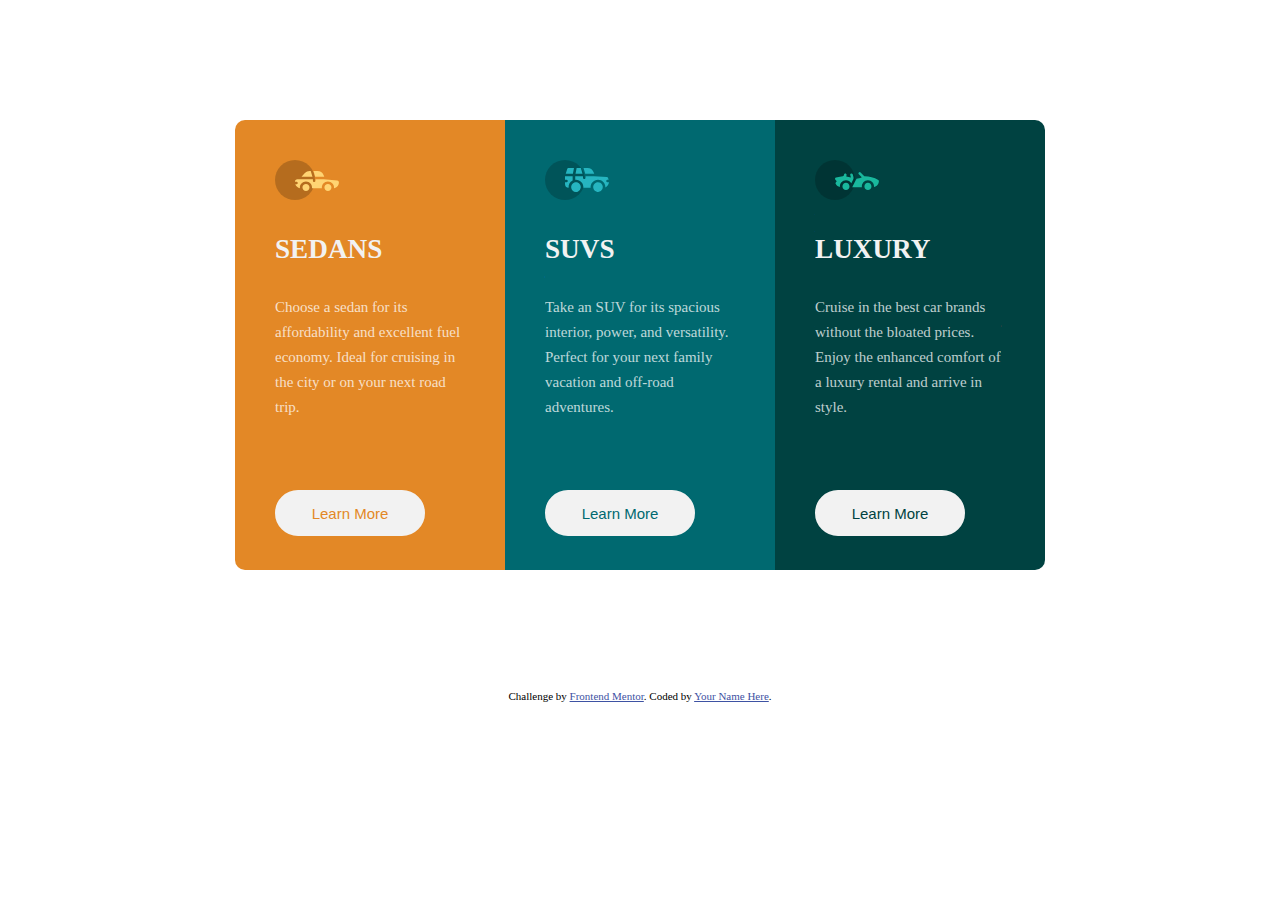
<file: 3-column-preview-card-component-main/index.html>
<!DOCTYPE html>
<html lang="en">
<head>
  <meta charset="UTF-8">
  <meta name="viewport" content="width=device-width, initial-scale=1.0"> <!-- displays site properly based on user's device -->

  <link rel="icon" type="image/png" sizes="32x32" href="./images/favicon-32x32.png">
  
  <title>Frontend Mentor | 3-column preview card component</title>

  <!-- Feel free to remove these styles or customise in your own stylesheet 👍 -->
  <style>
    * {
      padding: 0;
      margin: 0;
      box-sizing: border-box;
    }

    body {
      display: flex;
      align-items: center;
      flex-direction: column;
      height: 100vh;
      gap: 50px;
      margin: 0;
      padding: 50px;
    }

    main {
      display: flex;
      flex-wrap: wrap;
      gap: 0;
      border-radius: 10px;
      overflow: hidden;
      padding: 0;
      margin: 70px 100px;
    }

    section {
      width: 270px;
      height: 450px;
      color: hsl(0, 0%, 95%);
      padding: 40px;
      margin: 0;
    }

    section h2 {
      font-size: 1.7em;
      text-transform: uppercase;
      margin-top: 30px;
    }

    section p {
      color: hsla(0, 0%, 100%, 0.75);
      font-size: 15px;
      margin-top: 30px;
      line-height: 25px;
    }

    section button {
      width: 150px;
      height: 46px;
      border-radius: 30px;
      padding: 10px;
      text-align: center;
      font-size: 15px;
      font-weight: 500;
      background-color: hsl(0, 0%, 95%);
      margin-top: 70px;
      border: 3px solid hsl(0, 0%, 95%);
    }

    section button:hover {
      border: 3px solid hsl(0, 0%, 95%);
      background-color: transparent;
      cursor: pointer;
      color: hsl(0, 0%, 95%);
    }

    .sedans {
      background-color: hsl(31, 77%, 52%);
    }

    .sedans button{
      color: hsl(31, 77%, 52%);
    }

    .suvs {
      background-color: hsl(184, 100%, 22%);
    }

    .suvs button{
      color: hsl(184, 100%, 22%);
    }

    .luxury {
      background-color: hsl(179, 100%, 13%);
    }

    .luxury button{
      color: hsl(179, 100%, 13%);
    }

    .attribution { font-size: 11px; text-align: center; }
    .attribution a { color: hsl(228, 45%, 44%); }

    @media (max-width: 1110px) {
      body {
        height: 1700px;
      }
      main {
        height: 1350px;
      }
    }

  </style>
</head>
<body>

  <main>
    <section class="sedans">
      <img src="images/icon-sedans.svg" alt="">
      <h2>Sedans</h2>
      <p>Choose a sedan for its affordability and excellent fuel economy. Ideal for cruising in the city or on your next road trip.</p>
      <button>Learn More</button>
    </section>
    <section class="suvs">
      <img src="images/icon-suvs.svg" alt="">
      <h2>SUVs</h2>
      <p>Take an SUV for its spacious interior, power, and versatility. Perfect for your next family vacation and off-road adventures.</p>
      <button>Learn More</button>
    </section>
    <section class="luxury">
      <img src="images/icon-luxury.svg" alt="">
      <h2>Luxury</h2>
      <p>Cruise in the best car brands without the bloated prices. Enjoy the enhanced comfort of a luxury rental and arrive in style.</p>
      <button>Learn More</button>
    </section>
  </main>

  <div class="attribution">
    Challenge by <a href="https://www.frontendmentor.io?ref=challenge" target="_blank">Frontend Mentor</a>. 
    Coded by <a href="#">Your Name Here</a>.
  </div>
</body>
</html>
</file>
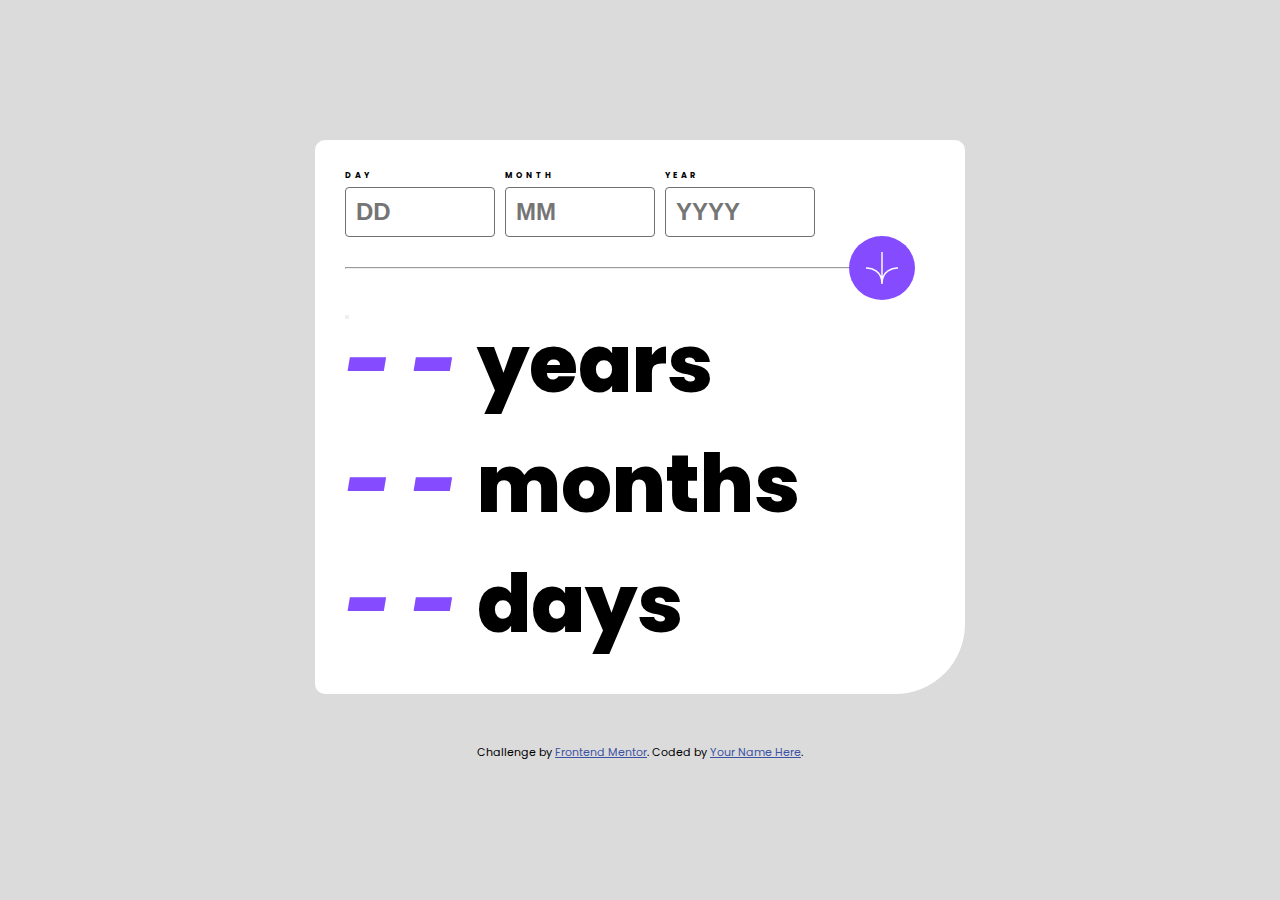
<file: age-calculator-app-main/index.html>
<!DOCTYPE html>
<html lang="en">
<head>
  <meta charset="UTF-8">
  <meta name="viewport" content="width=device-width, initial-scale=1.0"> <!-- displays site properly based on user's device -->
  <link rel="stylesheet" href="styles.css">
  <link rel="icon" type="image/png" sizes="32x32" href="./assets/images/favicon-32x32.png">
  
  <title>Frontend Mentor | Age calculator app</title>

</head>
<body>

  <main id="container">
    <section id="container-inputs">
      <div class="inputs input-day ">
        <label for="day">Day</label>
        <input type="text" id="day" placeholder="DD">
        <i class="day-error"></i>
      </div>
  
      <div class="inputs input-month ">
        <label for="month">Month</label>
        <input type="text" id="month" placeholder="MM">
        <i class="month-error"></i>
      </div>
  
      <div class="inputs input-year ">
        <label for="year">Year</label>
        <input type="text" id="year" placeholder="YYYY">
        <i class="year-error"></i>
      </div>
    </section>  
    
    <section id="container-btn">
      <hr>
      <button><svg xmlns="http://www.w3.org/2000/svg" width="66" height="64" viewBox="0 0 46 44"><g fill="none" stroke="#FFF" stroke-width="2"><path d="M1 22.019C8.333 21.686 23 25.616 23 44M23 44V0M45 22.019C37.667 21.686 23 25.616 23 44"/></g></svg></button>
    </section>
    
    <section id="container-results">
      <section id="results">
        <p class="years"><i>-</i><i>-</i>years</p>
        <p class="months"><i>-</i><i>-</i>months</p>
        <p class="days"><i>-</i><i>-</i>days</p>
      </section>
    </section>

  </main>
  
  <div class="attribution">
    Challenge by <a href="https://www.frontendmentor.io?ref=challenge" target="_blank">Frontend Mentor</a>. 
    Coded by <a href="#">Your Name Here</a>.
  </div>

  <script src="main.js"></script>
</body>
</html>
</file>
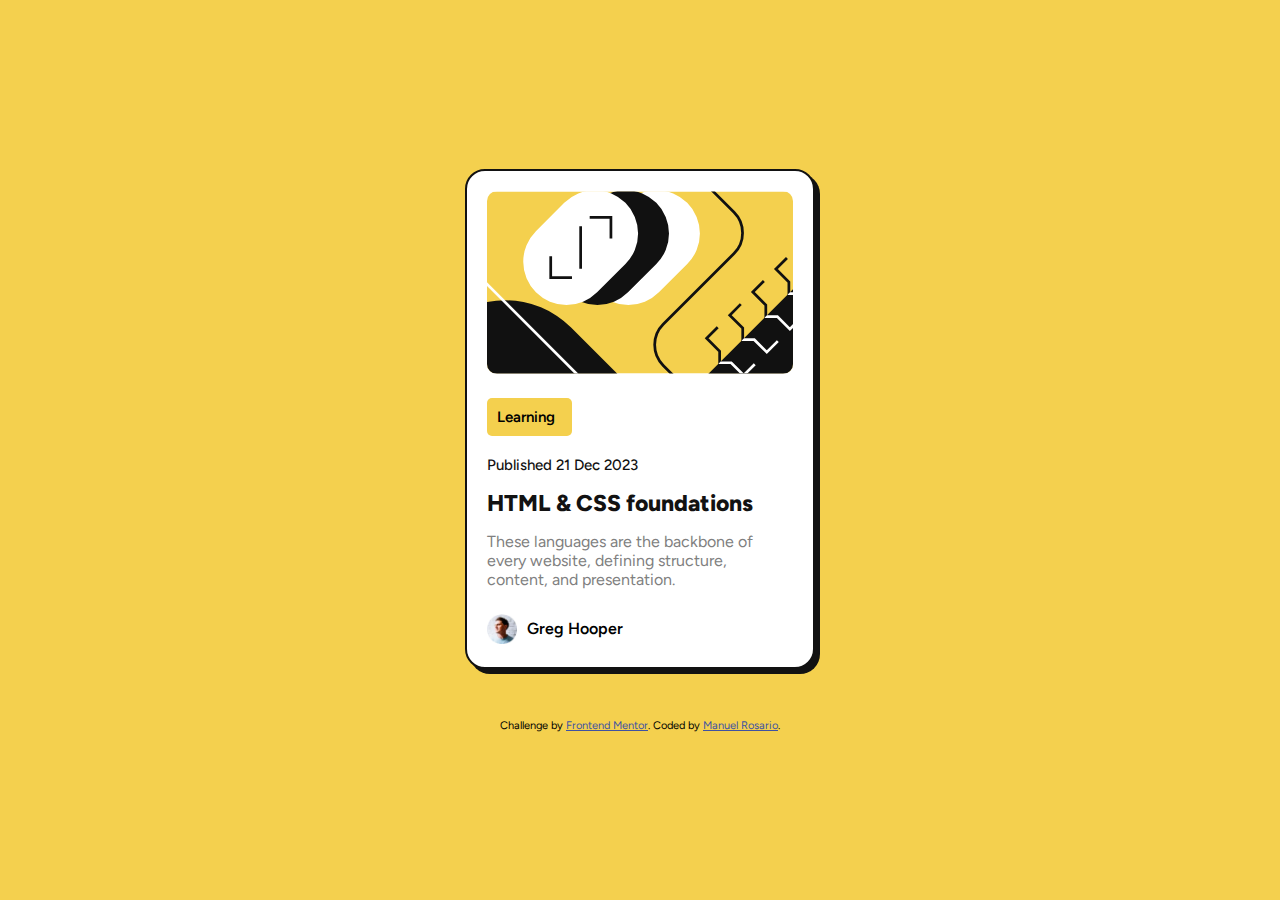
<file: blog-preview-card-main/index.html>
<!DOCTYPE html>
<html lang="en">
<head>
  <meta charset="UTF-8">
  <meta name="viewport" content="width=device-width, initial-scale=1.0"> <!-- displays site properly based on user's device -->
  <link rel="icon" type="image/png" sizes="32x32" href="./assets/images/favicon-32x32.png">
  <title>Frontend Mentor | Blog preview card</title>  
  <link rel="stylesheet" href="styles.css">
</head>
<body>
  <div class="card">
    <img src="assets/images/illustration-article.svg" alt="">
    <h3>Learning</h3>
    <p>Published 21 Dec 2023</p>
    <h1>HTML & CSS foundations</h1>
    <p>These languages are the backbone of every website, defining structure, content, and presentation.</p>
    <div class="perfil">
      <img src="assets/images/image-avatar.webp" alt="">
      <h2>Greg Hooper</h2>
    </div>
  </div>

  <div class="attribution">
    Challenge by <a href="https://www.frontendmentor.io?ref=challenge" target="_blank">Frontend Mentor</a>. 
    Coded by <a href="#">Manuel Rosario</a>.
  </div>
</body>
</html>
</file>
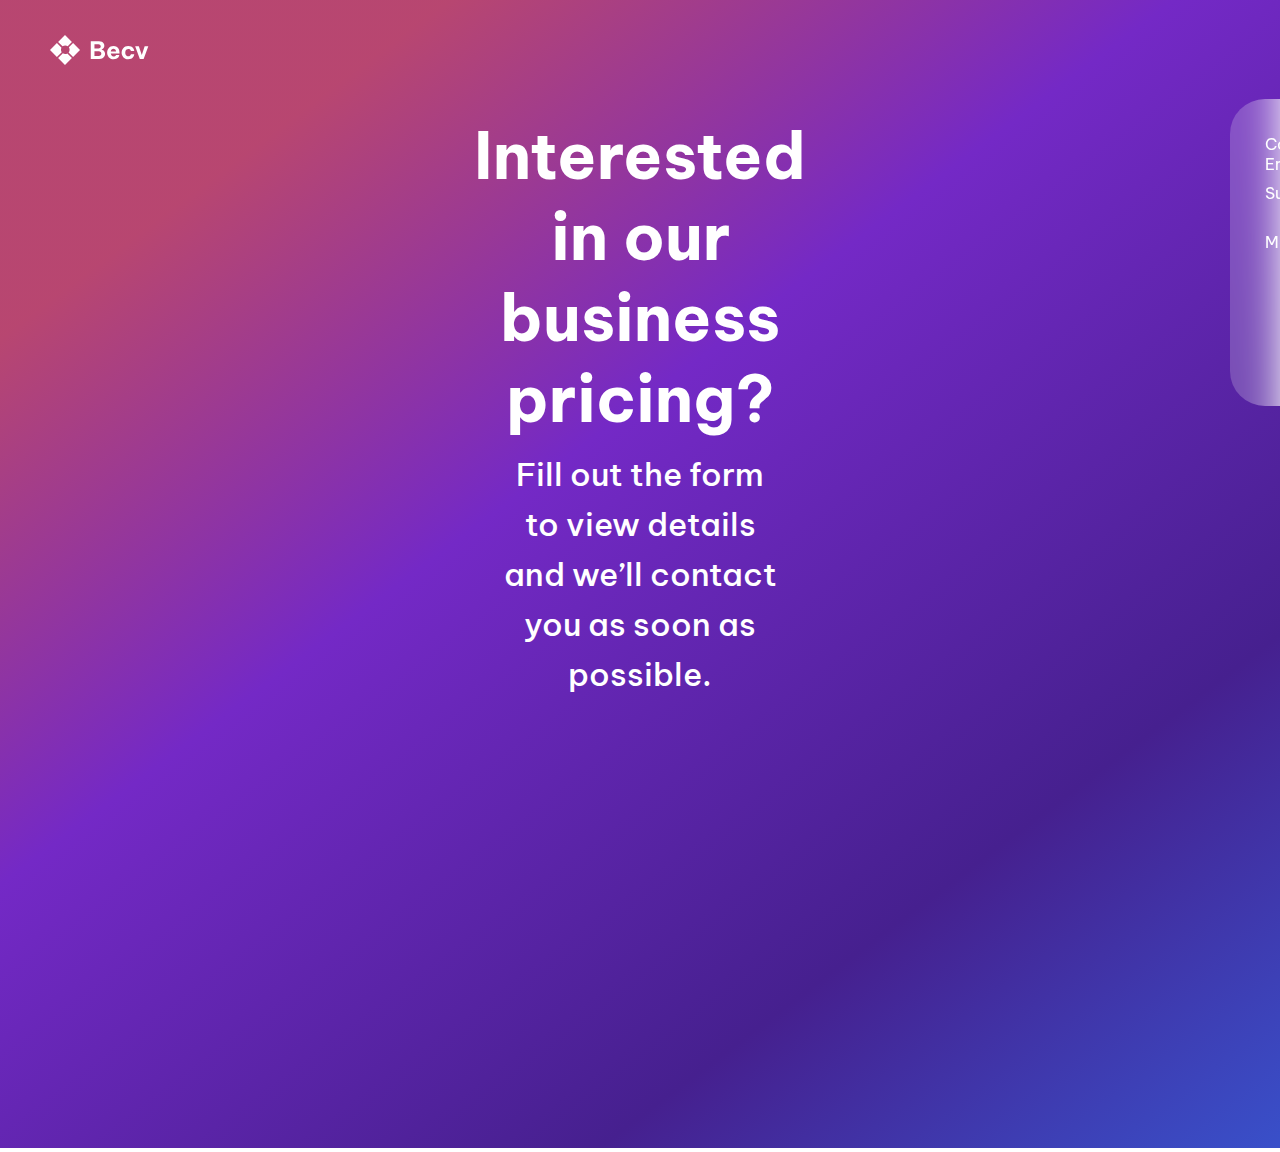
<file: dccl--responsive-contact-page/index.html>
<!DOCTYPE html>
<html lang="en">
<head>
    <meta charset="UTF-8">
    <meta name="viewport" content="width=device-width, initial-scale=1.0">
    <link rel="stylesheet" href="styles.css">
    <title>Contact Page</title>
</head>
<body>
    <svg class="bg" width="100%" height="100%" viewBox="0 0 1280 1148" fill="none" xmlns="http://www.w3.org/2000/svg">
        <rect width="100%" height="100%" fill="url(#paint0_linear_776_2215)"/>
        <defs>
        <linearGradient id="paint0_linear_776_2215" x1="467" y1="-14.4612" x2="1362.19" y2="1174.65" gradientUnits="userSpaceOnUse">
        <stop stop-color="#AE2D5D" stop-opacity="0.88"/>
        <stop offset="0.293984" stop-color="#7429C6"/>
        <stop offset="0.677083" stop-color="#46208F"/>
        <stop offset="1" stop-color="#2A4DD0" stop-opacity="0.94"/>
        <stop offset="1" stop-color="#2A4DD0"/>
        </linearGradient>
        </defs>
    </svg>

    <main>
        <header>
            <svg width="99" height="30" viewBox="0 0 99 30" fill="none" xmlns="http://www.w3.org/2000/svg">
                <path fill-rule="evenodd" clip-rule="evenodd" d="M21.9186 6.91865L14.9999 0L8.08129 6.91865L12.5357 11.373C13.2837 10.7556 14.2427 10.3846 15.2883 10.3846C16.186 10.3846 17.0199 10.658 17.7112 11.1261L21.9186 6.91865ZM18.627 17.4642C19.2444 16.7162 19.6153 15.7572 19.6153 14.7116C19.6153 13.8139 19.3419 12.9801 18.8739 12.2888L23.0814 8.08132L30 15L23.0814 21.9186L18.627 17.4642ZM12.8655 18.2971C13.5568 18.7651 14.3907 19.0385 15.2883 19.0385C16.0358 19.0385 16.7391 18.8489 17.3526 18.5153L21.9186 23.0813L14.9999 30L8.08129 23.0813L12.8655 18.2971ZM11.4846 12.6473C11.151 13.2608 10.9614 13.9641 10.9614 14.7116C10.9614 15.6093 11.2348 16.4431 11.7029 17.1344L6.91865 21.9186L0 15L6.91865 8.08132L11.4846 12.6473Z" fill="white"/>
                <path d="M40.7693 24V6.24H48.9773C50.1293 6.24 51.0973 6.44 51.8813 6.84C52.6813 7.24 53.2893 7.776 53.7053 8.448C54.1213 9.104 54.3293 9.832 54.3293 10.632C54.3293 11.416 54.1853 12.072 53.8973 12.6C53.6093 13.112 53.2573 13.528 52.8413 13.848C52.4413 14.152 52.0493 14.36 51.6653 14.472V14.664C52.0973 14.76 52.5773 14.968 53.1053 15.288C53.6333 15.608 54.0893 16.064 54.4733 16.656C54.8573 17.248 55.0493 18.016 55.0493 18.96C55.0493 19.792 54.8493 20.592 54.4493 21.36C54.0653 22.128 53.4333 22.76 52.5533 23.256C51.6893 23.752 50.5613 24 49.1693 24H40.7693ZM48.3533 9.336H44.4653V13.464H48.3533C49.1853 13.464 49.7933 13.264 50.1773 12.864C50.5613 12.464 50.7533 11.976 50.7533 11.4C50.7533 10.84 50.5613 10.36 50.1773 9.96C49.7933 9.544 49.1853 9.336 48.3533 9.336ZM48.6413 16.296H44.4653V20.904H48.6413C49.5853 20.904 50.2653 20.68 50.6813 20.232C51.1133 19.768 51.3293 19.216 51.3293 18.576C51.3293 17.952 51.1133 17.416 50.6813 16.968C50.2653 16.52 49.5853 16.296 48.6413 16.296ZM63.641 24.24C62.521 24.24 61.553 24.056 60.737 23.688C59.921 23.304 59.249 22.8 58.721 22.176C58.193 21.536 57.793 20.824 57.521 20.04C57.265 19.256 57.137 18.448 57.137 17.616C57.137 16.816 57.257 16.032 57.497 15.264C57.753 14.48 58.137 13.768 58.649 13.128C59.177 12.488 59.841 11.984 60.641 11.616C61.457 11.232 62.417 11.04 63.521 11.04C64.689 11.04 65.721 11.296 66.617 11.808C67.529 12.32 68.241 13.08 68.753 14.088C69.265 15.08 69.521 16.288 69.521 17.712V18.6H60.809C60.857 19.368 61.121 20.032 61.601 20.592C62.097 21.152 62.777 21.432 63.641 21.432C64.137 21.432 64.537 21.36 64.841 21.216C65.161 21.056 65.409 20.88 65.585 20.688C65.761 20.48 65.881 20.296 65.945 20.136C66.009 19.976 66.041 19.896 66.041 19.896H69.401C69.401 19.896 69.361 20.048 69.281 20.352C69.217 20.64 69.073 21 68.849 21.432C68.625 21.864 68.297 22.296 67.865 22.728C67.449 23.16 66.897 23.52 66.209 23.808C65.521 24.096 64.665 24.24 63.641 24.24ZM60.809 16.392H66.017C65.969 15.512 65.705 14.856 65.225 14.424C64.745 13.992 64.153 13.776 63.449 13.776C62.745 13.776 62.145 14.008 61.649 14.472C61.153 14.92 60.873 15.56 60.809 16.392ZM78.2397 24.24C77.1197 24.24 76.1437 24.056 75.3117 23.688C74.4797 23.304 73.7917 22.8 73.2477 22.176C72.7037 21.552 72.2957 20.848 72.0237 20.064C71.7517 19.264 71.6157 18.456 71.6157 17.64C71.6157 16.824 71.7517 16.024 72.0237 15.24C72.2957 14.456 72.7037 13.752 73.2477 13.128C73.7917 12.488 74.4797 11.984 75.3117 11.616C76.1437 11.232 77.1197 11.04 78.2397 11.04C79.3757 11.04 80.3117 11.208 81.0477 11.544C81.7837 11.864 82.3677 12.272 82.7997 12.768C83.2477 13.248 83.5757 13.736 83.7837 14.232C83.9917 14.712 84.1197 15.12 84.1677 15.456C84.2317 15.776 84.2637 15.936 84.2637 15.936H80.8557C80.8557 15.936 80.8237 15.84 80.7597 15.648C80.7117 15.44 80.5997 15.208 80.4237 14.952C80.2637 14.68 80.0157 14.448 79.6797 14.256C79.3437 14.048 78.8957 13.944 78.3357 13.944C77.6477 13.944 77.0717 14.12 76.6077 14.472C76.1597 14.808 75.8237 15.256 75.5997 15.816C75.3757 16.376 75.2637 16.984 75.2637 17.64C75.2637 18.296 75.3757 18.904 75.5997 19.464C75.8237 20.024 76.1597 20.48 76.6077 20.832C77.0717 21.168 77.6477 21.336 78.3357 21.336C78.8957 21.336 79.3437 21.24 79.6797 21.048C80.0157 20.84 80.2637 20.608 80.4237 20.352C80.5997 20.08 80.7117 19.848 80.7597 19.656C80.8237 19.448 80.8557 19.344 80.8557 19.344H84.2637C84.2637 19.344 84.2317 19.512 84.1677 19.848C84.1197 20.168 83.9917 20.576 83.7837 21.072C83.5757 21.552 83.2477 22.04 82.7997 22.536C82.3677 23.016 81.7837 23.424 81.0477 23.76C80.3117 24.08 79.3757 24.24 78.2397 24.24ZM89.8207 24L85.1647 11.28H88.8127L91.7887 19.896L94.6447 11.28H98.3167L93.6367 24H89.8207Z" fill="white"/>
            </svg>
        </header>

        <section>
            <h1>Interested in our business pricing?</h1>
            <h3>Fill out the form to view details and we’ll contact you as soon as possible.</h3>
        </section>

        <form>
            <div class="name container-input">
                <label for="name">Name</label>
                <input type="text" id="name" placeholder="Ethan Johnson">
            </div>

            <div class="email container-input"></div>
                <label for="email">Company Email</label>
                <input type="email" id="email" placeholder="ethan@johnson.com">
            </div>

            <div class="size container-input"></div>
                <label for="size">Company Size</label>
                <div class="input">
                    <input type="number" id="size" placeholder="Building Landing pages">
                    <svg width="24" height="24" viewBox="0 0 24 24" fill="none" xmlns="http://www.w3.org/2000/svg">
                        <path d="M18 9L12 15L6 9" stroke="#111729" stroke-width="2"/>
                    </svg>
                </div>
            </div>

            <div class="subject container-input"></div>
                <label for="subject">Subject</label>
                <div class="input"></div>
                    <input type="number" id="subject" placeholder="Building Landing pages">
                    <svg width="24" height="24" viewBox="0 0 24 24" fill="none" xmlns="http://www.w3.org/2000/svg">
                        <path d="M18 9L12 15L6 9" stroke="#111729" stroke-width="2"/>
                    </svg>
                </div>
            </div>
            
            <div class="message container-input"></div>
                <label for="message">Message</label>
                <textarea name="" id="message"></textarea>
            </div>

            <button>Contact Sales</button>
        </form>
    </main>

</body>
</html>
</file>
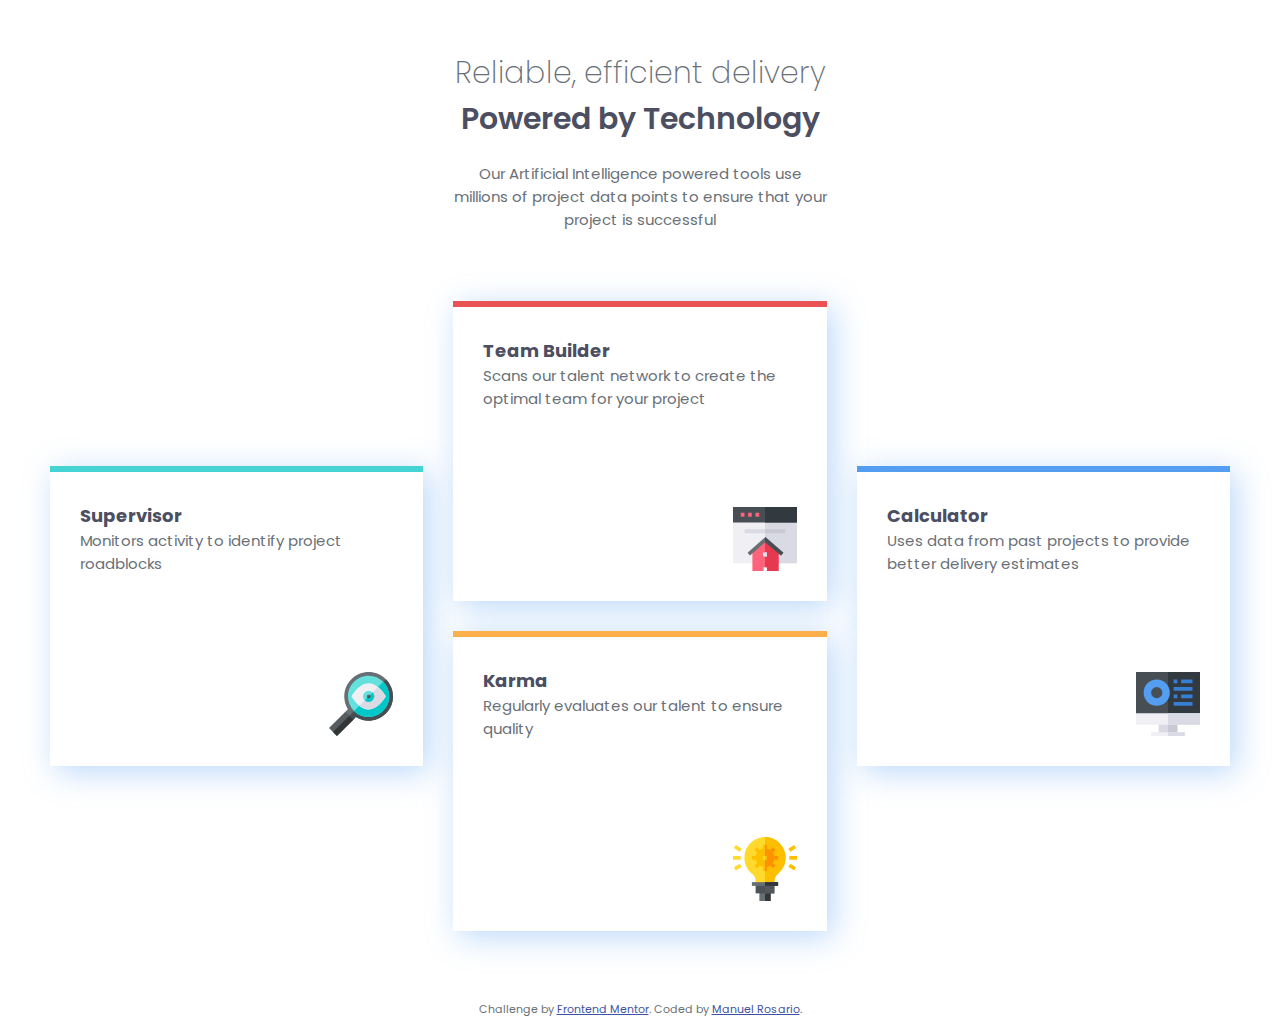
<file: four-card-feature-section-master/index.html>
<!DOCTYPE html>
<html lang="en">
<head>
  <meta charset="UTF-8">
  <meta name="viewport" content="width=device-width, initial-scale=1.0"> 

  <link rel="icon" type="image/png" sizes="32x32" href="./images/favicon-32x32.png">
  
  <title>Frontend Mentor | Four card feature section</title>
  <link rel="stylesheet" href="styles.css">
</head>
<body>

  <h1>Reliable, efficient delivery <span>Powered by Technology</span></h1>
  
  <p>Our Artificial Intelligence powered tools use millions of project data points to ensure that your project is successful</p>

  <main class="container">
    <section class="super">
      <h2>Supervisor</h2>
      <p>Monitors activity to identify project roadblocks</p>
      <img src="/four-card-feature-section-master/images/icon-supervisor.svg" alt="">
    </section>
    <div class="container-2">
      <section class="builder">
        <h2>Team Builder</h2>
        <p>Scans our talent network to create the optimal team for your project</p>
        <img src="/four-card-feature-section-master/images/icon-team-builder.svg" alt="">
      </section>
      <section class="karma">
        <h2>Karma</h2>
        <p>Regularly evaluates our talent to ensure quality</p>
        <img src="/four-card-feature-section-master/images/icon-karma.svg" alt="">
      </section>
    </div>
    <section class="calculator">
      <h2>Calculator</h2>
      <p>Uses data from past projects to provide better delivery estimates</p>
      <img src="/four-card-feature-section-master/images/icon-calculator.svg" alt="">
    </section>
  </main>

  <footer>
    <p class="attribution">
      Challenge by <a href="https://www.frontendmentor.io?ref=challenge" target="_blank">Frontend Mentor</a>. 
      Coded by <a href="https://github.com/manur31">Manuel Rosario</a>.
    </p>
  </footer>
</body>
</html>
</file>
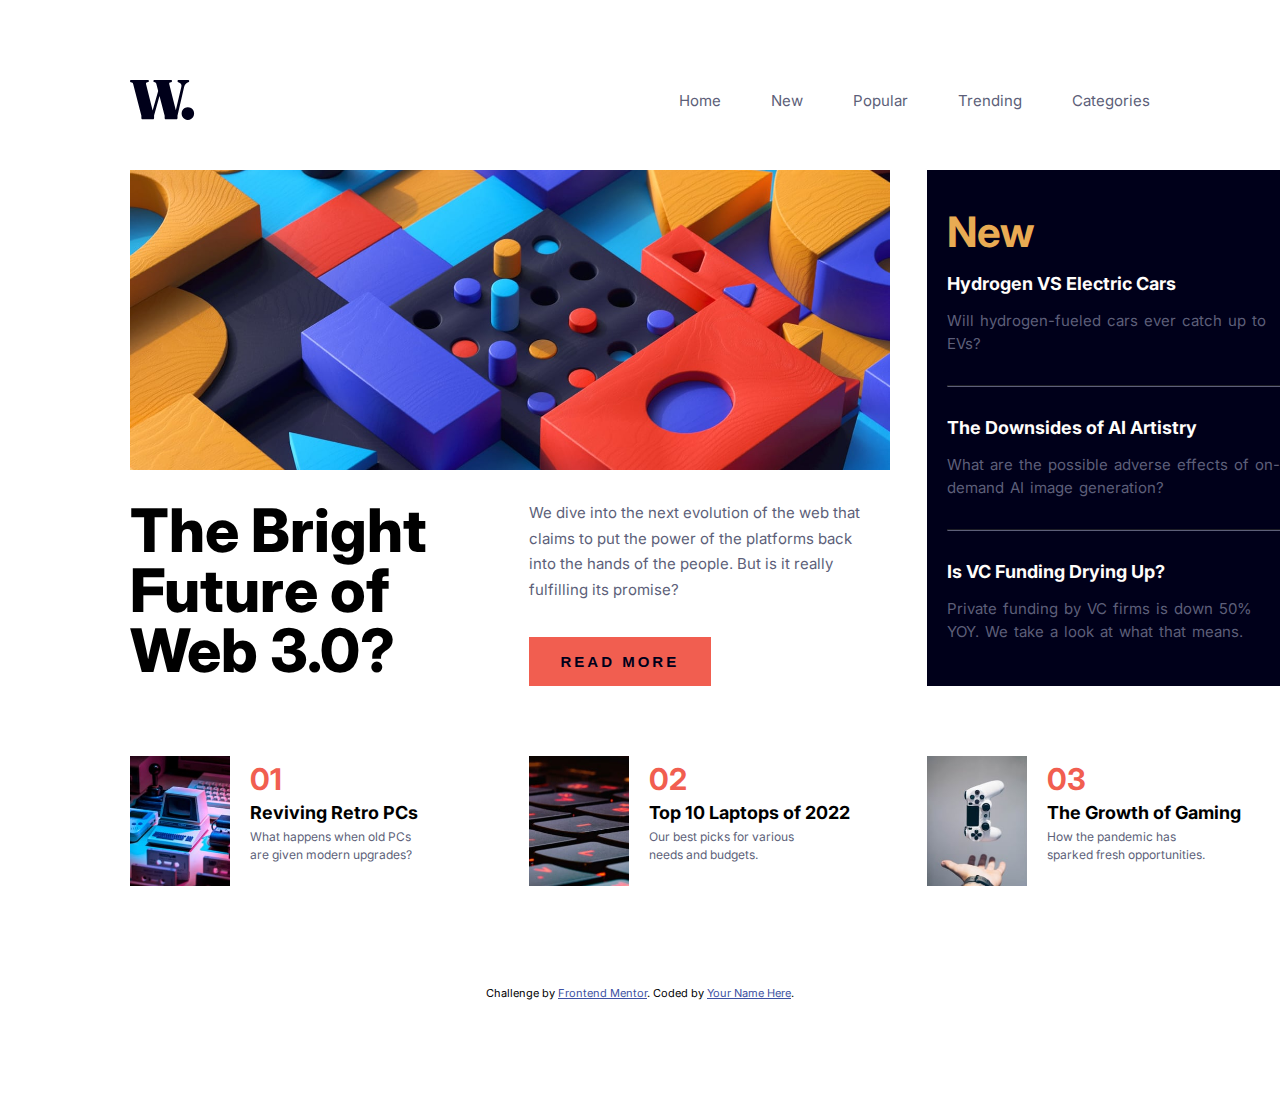
<file: news-homepage-main/index.html>
<!DOCTYPE html>
<html lang="en">
<head>
  <meta charset="UTF-8">
  <meta name="viewport" content="width=device-width, initial-scale=1.0"> 

  <link rel="icon" type="image/png" sizes="32x32" href="./assets/images/favicon-32x32.png">
  
  <title>Frontend Mentor | News homepage</title>

  <link rel="stylesheet" href="styles.css">
</head>
<body>

  <header id="home">
    <img src="/news-homepage-main/assets/images/logo.svg" alt="logo">
    <nav>
      <a href="#home">Home</a>
      <a href="#">New</a>
      <a href="#">Popular</a>
      <a href="#">Trending</a>
      <a href="#">Categories</a>
    </nav>
    <img src="/news-homepage-main/assets/images/icon-menu.svg" class="icon-menu" alt="icon-menu">
  </header>

  <section class="menu">
    <article>
      <img src="/news-homepage-main/assets/images/icon-menu-close.svg" id="btn-close" alt="">
      <nav>
        <a href="#home">Home</a>
        <a href="#">New</a>
        <a href="#">Popular</a>
        <a href="#">Trending</a>
        <a href="#">Categories</a>
      </nav>
    </article>
  </section>

  <main>
    <div class="web-desktop">
      <img src="/news-homepage-main/assets/images/image-web-3-desktop.jpg" alt="Web 3 Image">
    </div>
    <div class="web-mobile">
      <img src="/news-homepage-main/assets/images/image-web-3-mobile.jpg" alt="Web 3 Image">
    </div>

    <h1>The Bright Future of Web 3.0?</h1>

    <section class="info">
      <p>We dive into the next evolution of the web that claims to put the power of the platforms back into the hands of the people. But is it really fulfilling its promise?</p>

      <button>Read more</button>
    </section>

    <section class="new">
      <h2>New</h2>
      <h3>Hydrogen VS Electric Cars</h3>
      <p>Will hydrogen-fueled cars ever catch up to EVs?</p>
      <hr>
      <h3>The Downsides of AI Artistry</h3>
      <p>What are the possible adverse effects of on-demand AI image generation?</p>
      <hr>
      <h3>Is VC Funding Drying Up?</h3>
      <p>Private funding by VC firms is down 50% YOY. We take a look at what that means.</p>
    </section>

    <section class="news">
      <section>
        <img src="/news-homepage-main/assets/images/image-retro-pcs.jpg" alt="image-retro-pcs">
        <article class="news-info">
          <h3>01</h3>
          <h2>Reviving Retro PCs</h2>
          <p>What happens when old PCs are given modern upgrades?</p>
        </article>
      </section>
      <section>
        <img src="/news-homepage-main/assets/images/image-top-laptops.jpg" alt="Image-top-laptops">
        <article class="news-info">
          <h3>02</h3>
          <h2>Top 10 Laptops of 2022</h2>
          <p>Our best picks for various needs and budgets.</p>
        </article>
      </section>
      <section>
        <img src="/news-homepage-main/assets/images/image-gaming-growth.jpg" alt="image-gaming-growth">
        <article class="news-info">
          <h3>03</h3>
          <h2>The Growth of Gaming</h2>
          <p>How the pandemic has sparked fresh opportunities.</p>
        </article>
      </section>
    </section>

  </main>
  
  <footer class="attribution">
    Challenge by <a href="https://www.frontendmentor.io?ref=challenge" target="_blank">Frontend Mentor</a>. 
    Coded by <a href="#">Your Name Here</a>.
  </footer>

  <script src="script.js"></script>

</body>
</html>
</file>
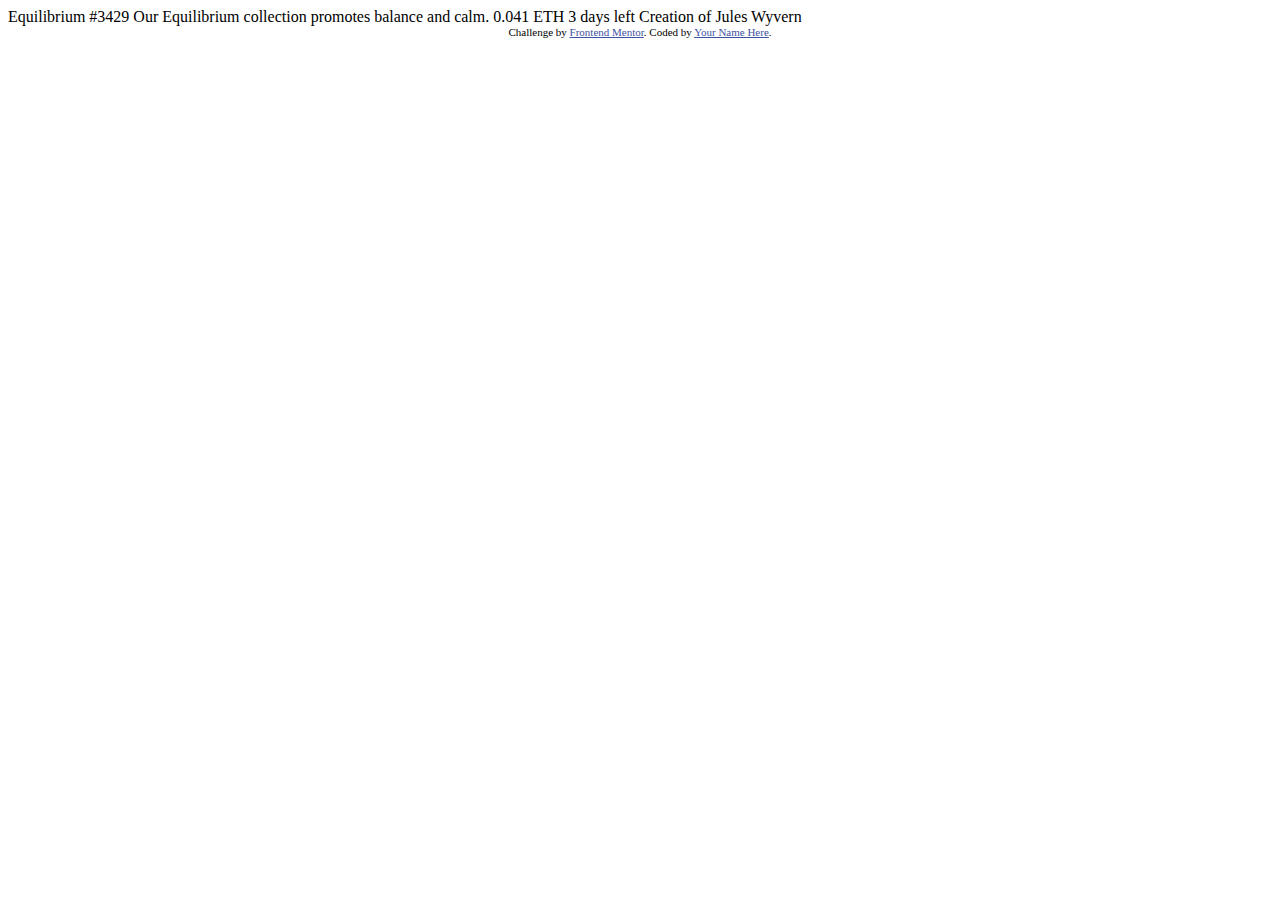
<file: nft-preview-card-component-main/index.html>
<!DOCTYPE html>
<html lang="en">
<head>
  <meta charset="UTF-8">
  <meta name="viewport" content="width=device-width, initial-scale=1.0"> <!-- displays site properly based on user's device -->

  <link rel="icon" type="image/png" sizes="32x32" href="./images/favicon-32x32.png">
  
  <title>Frontend Mentor | NFT preview card component</title>

  <!-- Feel free to remove these styles or customise in your own stylesheet 👍 -->
  <style>
    .attribution { font-size: 11px; text-align: center; }
    .attribution a { color: hsl(228, 45%, 44%); }
  </style>
</head>
<body>

  Equilibrium #3429

  Our Equilibrium collection promotes balance and calm.

  0.041 ETH
  3 days left
  
  Creation of Jules Wyvern

  <div class="attribution">
    Challenge by <a href="https://www.frontendmentor.io?ref=challenge" target="_blank">Frontend Mentor</a>. 
    Coded by <a href="#">Your Name Here</a>.
  </div>
</body>
</html>
</file>
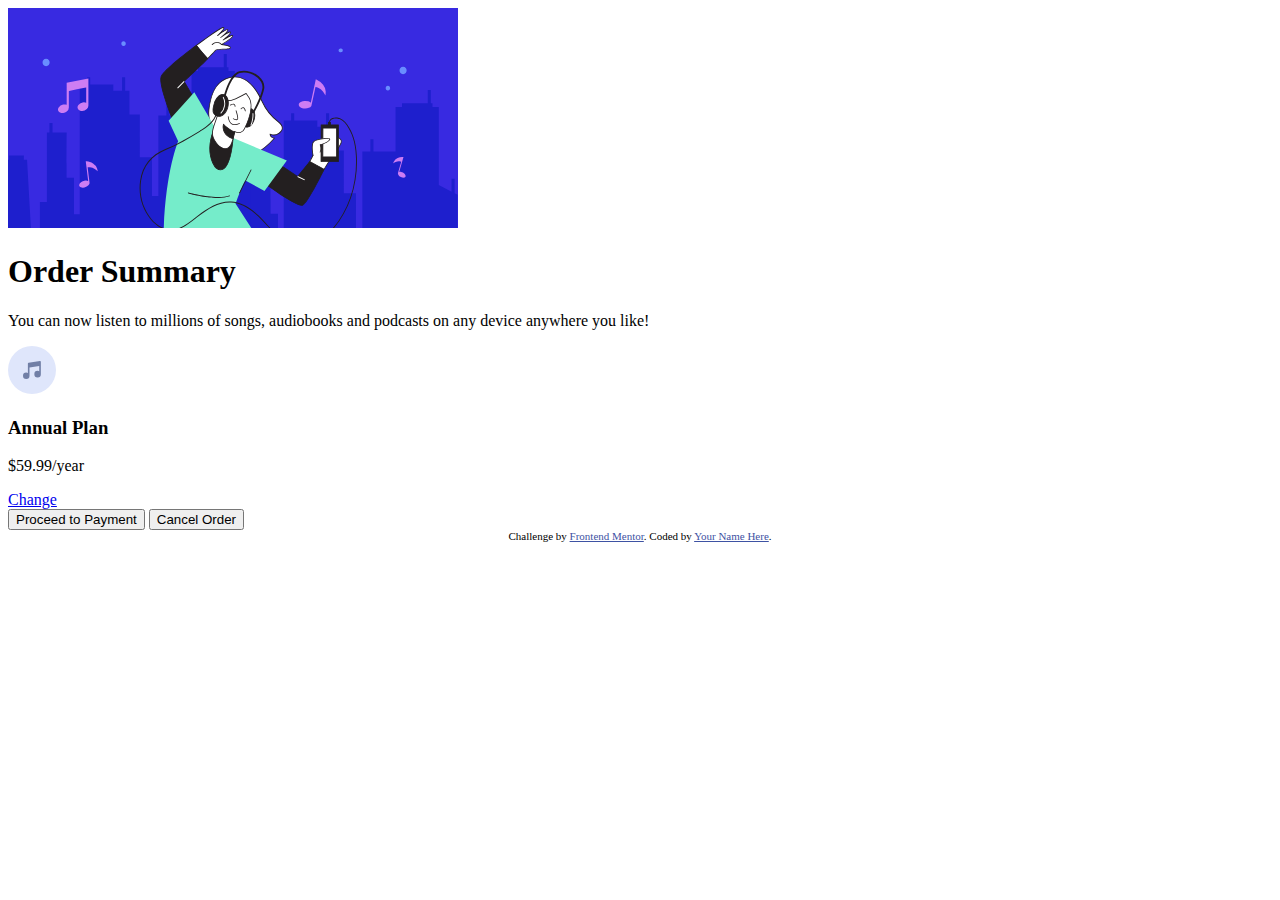
<file: order-summary-component-main/index.html>
<!DOCTYPE html>
<html lang="en">
<head>
  <meta charset="UTF-8">
  <meta name="viewport" content="width=device-width, initial-scale=1.0"> <!-- displays site properly based on user's device -->

  <link rel="icon" type="image/png" sizes="32x32" href="./images/favicon-32x32.png">
  
  <title>Frontend Mentor | Order summary card</title>

  <!-- Feel free to remove these styles or customise in your own stylesheet 👍 -->
  <style>
    .attribution { font-size: 11px; text-align: center; }
    .attribution a { color: hsl(228, 45%, 44%); }
  </style>
</head>
<body>

  <main>
    <img src="images/illustration-hero.svg" alt="">

    <h1>Order Summary</h1>

    <p>You can now listen to millions of songs, audiobooks and podcasts on any device anywhere you like!</p>

    <section>
      <img src="images/icon-music.svg" alt="">
      <article>
        <h3>Annual Plan</h3>
        <p>$59.99/year</p>
      </article>
      <a href="#">Change</a>
    </section>

    <button class="proceed">Proceed to Payment</button>
    <button class="cancel">Cancel Order</button>
  </main>
 
  

  

  
  

  

  
  
  
  <div class="attribution">
    Challenge by <a href="https://www.frontendmentor.io?ref=challenge" target="_blank">Frontend Mentor</a>. 
    Coded by <a href="#">Your Name Here</a>.
  </div>
</body>
</html>
</file>
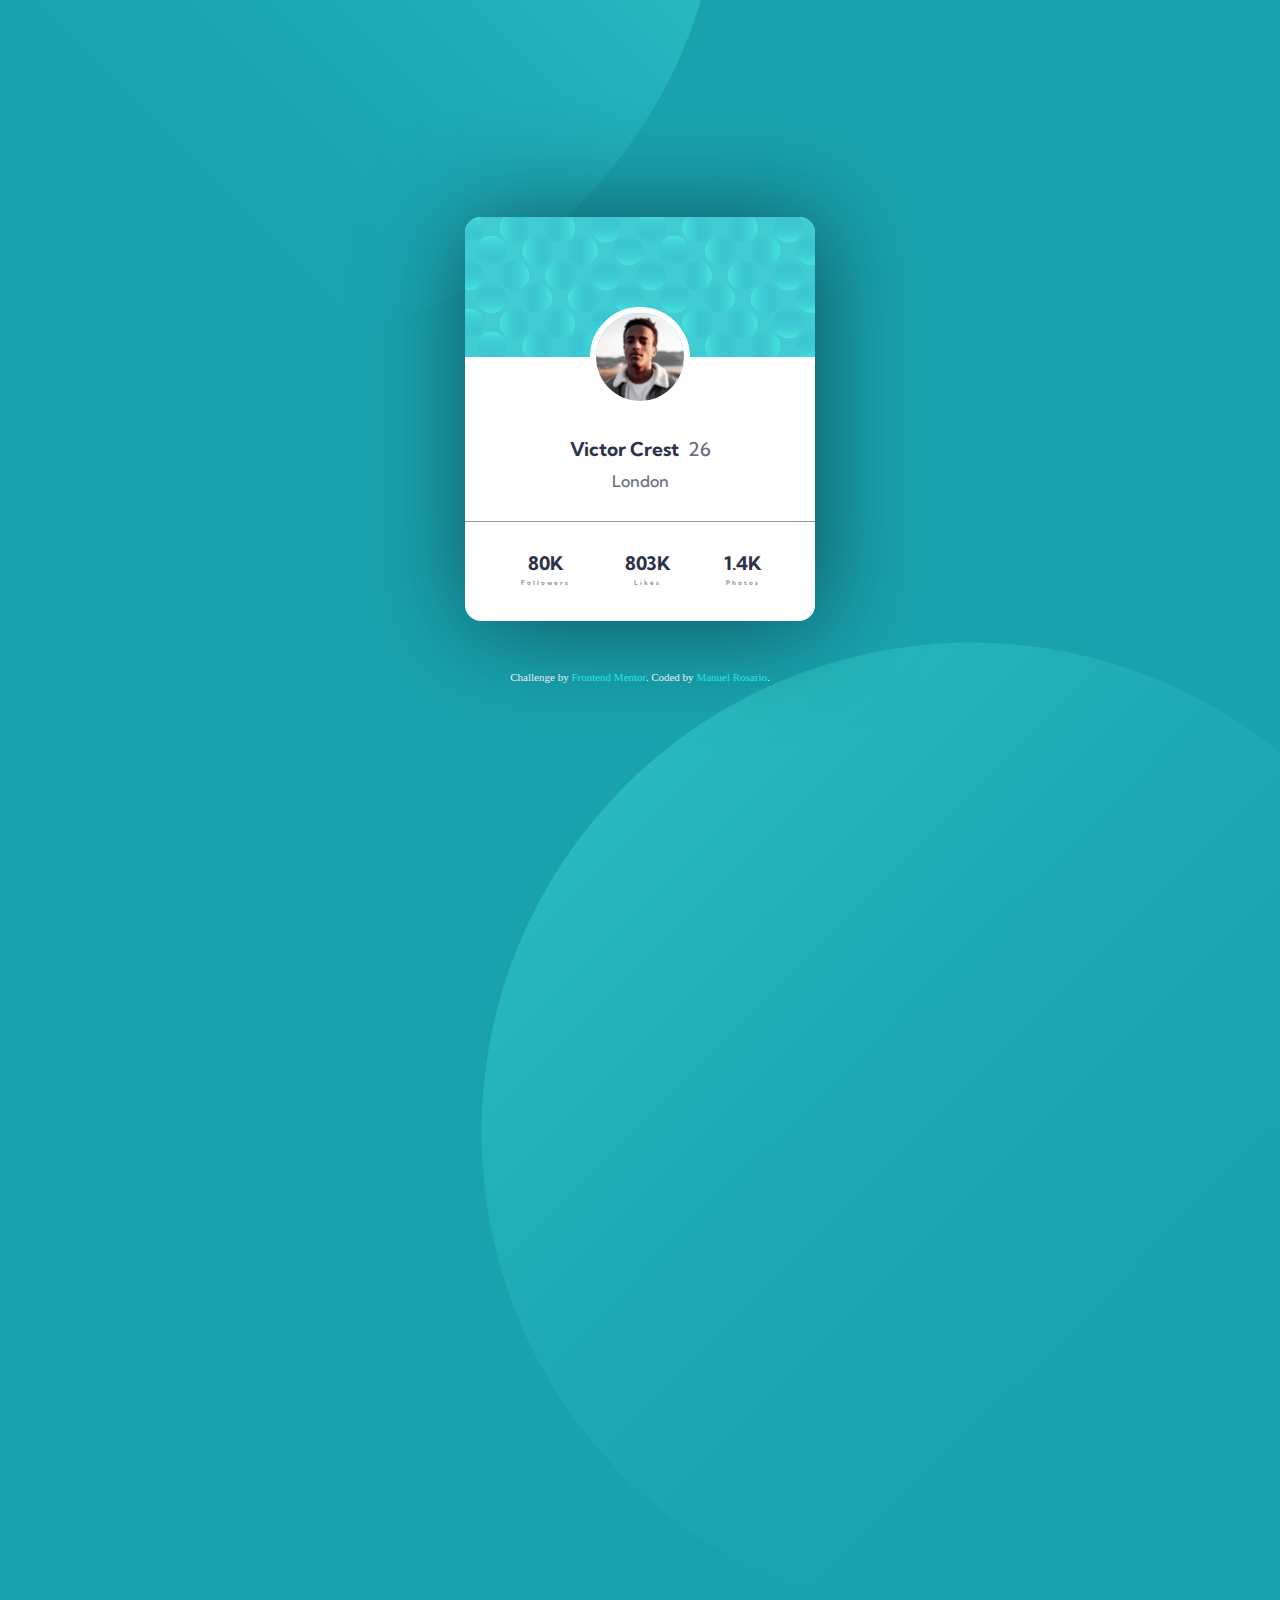
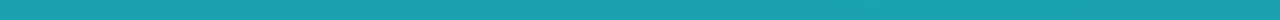
<file: profile-card-component-main/index.html>
<!DOCTYPE html>
<html lang="en">
<head>
  <meta charset="UTF-8">
  <meta name="viewport" content="width=device-width, initial-scale=1.0"> <!-- displays site properly based on user's device -->

  <link rel="icon" type="image/png" sizes="32x32" href="./images/favicon-32x32.png">
  <title>Frontend Mentor | Profile card component</title>
  <link rel="stylesheet" href="styles.css">

</head>
<body>
  <div class="card">
       <svg width="350" height="140" xmlns="http://www.w3.org/2000/svg" xmlns:xlink="http://www.w3.org/1999/xlink"><defs><linearGradient x1="50%" y1=".779%" x2="50%" y2="100%" id="c"><stop stop-color="#0989B4" stop-opacity="0" offset="0%"/><stop stop-color="#53FFEE" offset="99.94%"/></linearGradient><linearGradient x1="50%" y1=".779%" x2="50%" y2="100%" id="d"><stop stop-color="#0989B4" stop-opacity="0" offset="0%"/><stop stop-color="#53FFEE" offset="99.94%"/></linearGradient><path id="a" d="M0 0h350v140H0z"/></defs><g fill="none" fill-rule="evenodd"><mask id="b" fill="#fff"><use xlink:href="#a"/></mask><use fill="#41CBD3" xlink:href="#a"/><g mask="url(#b)" opacity=".5"><g transform="translate(-11 -4)"><ellipse fill="url(#c)" transform="rotate(90 60.479 14.8)" cx="60.479" cy="14.8" rx="14.8" ry="14.834"/><ellipse fill="url(#d)" transform="rotate(180 14.834 14.8)" cx="14.834" cy="14.8" rx="14.834" ry="14.8"/><ellipse fill="url(#d)" cx="151.767" cy="14.8" rx="14.834" ry="14.8"/><ellipse fill="url(#c)" transform="rotate(-90 106.123 14.8)" cx="106.123" cy="14.8" rx="14.8" ry="14.834"/><ellipse fill="url(#c)" transform="rotate(90 243.055 14.8)" cx="243.055" cy="14.8" rx="14.8" ry="14.834"/><ellipse fill="url(#d)" transform="rotate(180 197.411 14.8)" cx="197.411" cy="14.8" rx="14.834" ry="14.8"/><ellipse fill="url(#d)" cx="334.344" cy="14.8" rx="14.834" ry="14.8"/><ellipse fill="url(#c)" transform="rotate(-90 288.7 14.8)" cx="288.699" cy="14.8" rx="14.8" ry="14.834"/></g><g transform="translate(-11 91.63)"><ellipse fill="url(#c)" transform="rotate(90 60.479 14.8)" cx="60.479" cy="14.8" rx="14.8" ry="14.834"/><ellipse fill="url(#d)" transform="rotate(180 14.834 14.8)" cx="14.834" cy="14.8" rx="14.834" ry="14.8"/><ellipse fill="url(#d)" cx="151.767" cy="14.8" rx="14.834" ry="14.8"/><ellipse fill="url(#c)" transform="rotate(-90 106.123 14.8)" cx="106.123" cy="14.8" rx="14.8" ry="14.834"/><ellipse fill="url(#c)" transform="rotate(90 243.055 14.8)" cx="243.055" cy="14.8" rx="14.8" ry="14.834"/><ellipse fill="url(#d)" transform="rotate(180 197.411 14.8)" cx="197.411" cy="14.8" rx="14.834" ry="14.8"/><ellipse fill="url(#d)" cx="334.344" cy="14.8" rx="14.834" ry="14.8"/><ellipse fill="url(#c)" transform="rotate(-90 288.7 14.8)" cx="288.699" cy="14.8" rx="14.8" ry="14.834"/></g><g transform="translate(-11 43.815)"><ellipse fill="url(#c)" transform="rotate(-90 60.479 14.8)" cx="60.479" cy="14.8" rx="14.8" ry="14.834"/><ellipse fill="url(#d)" cx="14.834" cy="14.8" rx="14.834" ry="14.8"/><ellipse fill="url(#d)" cx="151.767" cy="14.8" rx="14.834" ry="14.8"/><ellipse fill="url(#c)" transform="rotate(90 106.123 14.8)" cx="106.123" cy="14.8" rx="14.8" ry="14.834"/><ellipse fill="url(#c)" transform="rotate(-90 243.055 14.8)" cx="243.055" cy="14.8" rx="14.8" ry="14.834"/><ellipse fill="url(#d)" cx="197.411" cy="14.8" rx="14.834" ry="14.8"/><ellipse fill="url(#d)" cx="334.344" cy="14.8" rx="14.834" ry="14.8"/><ellipse fill="url(#c)" transform="rotate(90 288.7 14.8)" cx="288.699" cy="14.8" rx="14.8" ry="14.834"/></g><g transform="translate(11.822 18.77)"><ellipse fill="url(#c)" transform="rotate(90 60.479 14.8)" cx="60.479" cy="14.8" rx="14.8" ry="14.834"/><ellipse fill="url(#d)" transform="rotate(180 14.834 14.8)" cx="14.834" cy="14.8" rx="14.834" ry="14.8"/><ellipse fill="url(#d)" cx="151.767" cy="14.8" rx="14.834" ry="14.8"/><ellipse fill="url(#c)" transform="rotate(-90 106.123 14.8)" cx="106.123" cy="14.8" rx="14.8" ry="14.834"/><ellipse fill="url(#c)" transform="rotate(90 243.055 14.8)" cx="243.055" cy="14.8" rx="14.8" ry="14.834"/><ellipse fill="url(#d)" transform="rotate(180 197.411 14.8)" cx="197.411" cy="14.8" rx="14.834" ry="14.8"/><ellipse fill="url(#d)" cx="334.344" cy="14.8" rx="14.834" ry="14.8"/><ellipse fill="url(#c)" transform="rotate(-90 288.7 14.8)" cx="288.699" cy="14.8" rx="14.8" ry="14.834"/></g><g transform="translate(11.822 114.4)"><ellipse fill="url(#c)" transform="rotate(90 60.479 14.8)" cx="60.479" cy="14.8" rx="14.8" ry="14.834"/><ellipse fill="url(#d)" transform="rotate(180 14.834 14.8)" cx="14.834" cy="14.8" rx="14.834" ry="14.8"/><ellipse fill="url(#d)" cx="151.767" cy="14.8" rx="14.834" ry="14.8"/><ellipse fill="url(#c)" transform="rotate(-90 106.123 14.8)" cx="106.123" cy="14.8" rx="14.8" ry="14.834"/><ellipse fill="url(#c)" transform="rotate(90 243.055 14.8)" cx="243.055" cy="14.8" rx="14.8" ry="14.834"/><ellipse fill="url(#d)" transform="rotate(180 197.411 14.8)" cx="197.411" cy="14.8" rx="14.834" ry="14.8"/><ellipse fill="url(#d)" cx="334.344" cy="14.8" rx="14.834" ry="14.8"/><ellipse fill="url(#c)" transform="rotate(-90 288.7 14.8)" cx="288.699" cy="14.8" rx="14.8" ry="14.834"/></g><g transform="translate(11.822 66.585)"><ellipse fill="url(#c)" transform="rotate(-90 60.479 14.8)" cx="60.479" cy="14.8" rx="14.8" ry="14.834"/><ellipse fill="url(#d)" cx="14.834" cy="14.8" rx="14.834" ry="14.8"/><ellipse fill="url(#d)" cx="151.767" cy="14.8" rx="14.834" ry="14.8"/><ellipse fill="url(#c)" transform="rotate(90 106.123 14.8)" cx="106.123" cy="14.8" rx="14.8" ry="14.834"/><ellipse fill="url(#c)" transform="rotate(-90 243.055 14.8)" cx="243.055" cy="14.8" rx="14.8" ry="14.834"/><ellipse fill="url(#d)" cx="197.411" cy="14.8" rx="14.834" ry="14.8"/><ellipse fill="url(#d)" cx="334.344" cy="14.8" rx="14.834" ry="14.8"/><ellipse fill="url(#c)" transform="rotate(90 288.7 14.8)" cx="288.699" cy="14.8" rx="14.8" ry="14.834"/></g></g></g></svg>

      <img src="images/image-victor.jpg" alt="">

      <h2>Victor Crest <span> 26</span></h2>
      <p>London</p>

      <section>
        <article>
          <h3>80K</h3>
          <p>Followers</p>
        </article>
        <article>
          <h3>803K</h3>
          <p>Likes</p>
        </article>
        <article>
          <h3>1.4K</h3>
          <p>Photos</p>
        </article>
      </section>
  </div>

  <img src="/profile-card-component-main/images/bg-pattern-top.svg" class="bg-top" alt="">

  <img src="/profile-card-component-main/images/bg-pattern-bottom.svg" class="bg-bottom" alt="">

  <div class="attribution">
    Challenge by <a href="https://www.frontendmentor.io?ref=challenge" target="_blank">Frontend Mentor</a>. 
    Coded by <a href="https://github.com/manur31">Manuel Rosario</a>.
  </div>
</body>
</html>
</file>
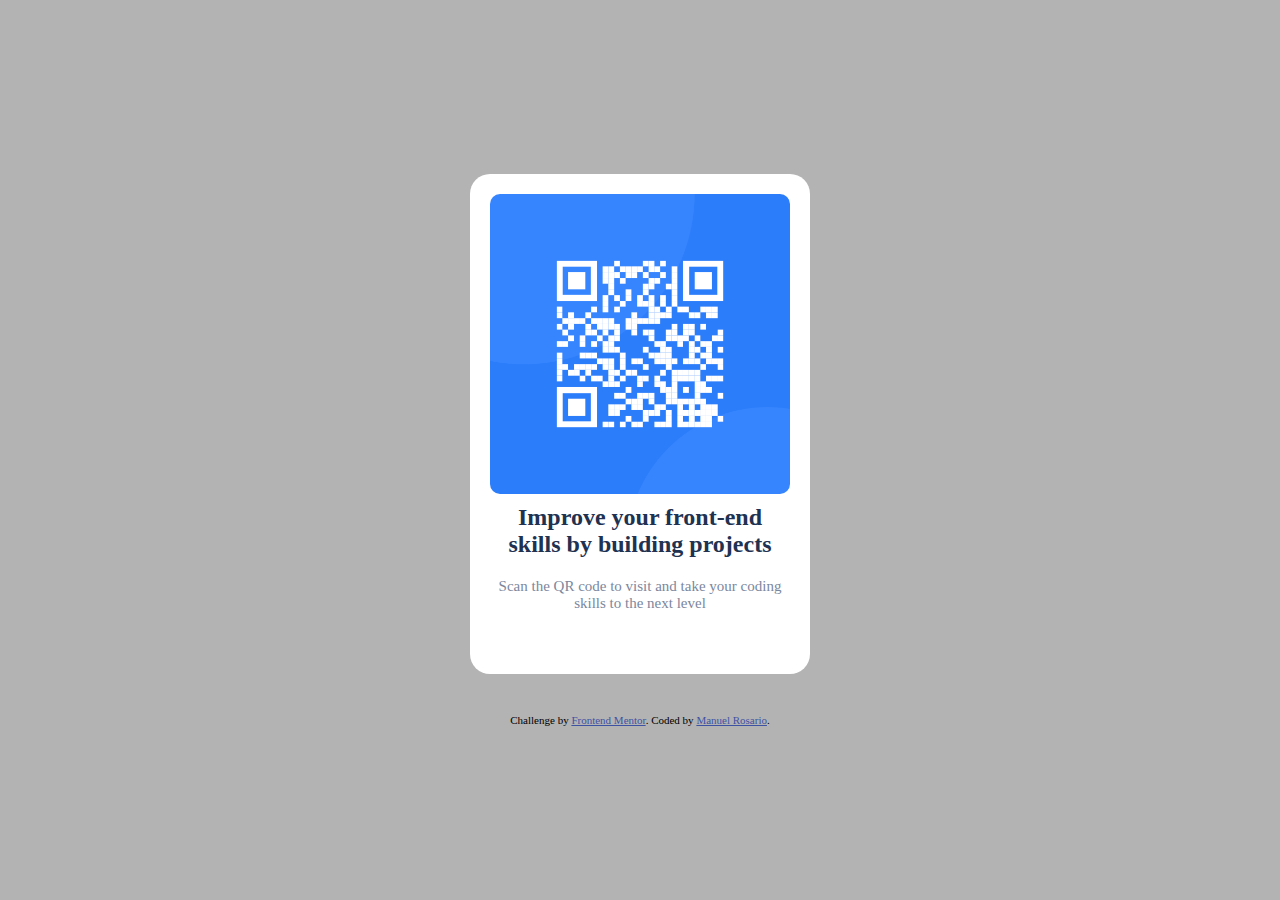
<file: qr-code-component-main/index.html>
<!DOCTYPE html>
<html lang="en">
<head>
  <meta charset="UTF-8">
  <meta name="viewport" content="width=device-width, initial-scale=1.0"> <!-- displays site properly based on user's device -->

  <link rel="icon" type="image/png" sizes="32x32" href="./images/favicon-32x32.png">
  
  <title>Frontend Mentor | QR code component</title>

  <!-- Feel free to remove these styles or customise in your own stylesheet 👍 -->
  <style>
    *{
      padding: 0;
      margin: 0;
      box-sizing: border-box;
    }

    .attribution { font-size: 11px; text-align: center; }
    .attribution a { color: hsl(228, 45%, 44%); }

    body {
      display: flex;
      justify-content: center;
      align-items: center;
      flex-direction: column;
      height: 100vh;
      gap: 40px;
      background-color: #b3b3b3;
    }

    .container {
      display: flex;
      flex-direction: column;
      width: 340px;
      height: 500px;
      padding: 20px;
      text-align: center;
      background-color: #fff;
      border-radius: 20px;
    }

    img {
      border-radius: 10px;
    }

    h2 {
      color: hsl(218, 44%, 22%);
      font-size: 1.5em;
      margin: 10px 0;
    }

    p {
      font-size: 15px;
      color: hsl(220, 15%, 55%);
      margin: 10px 0;
    }
  </style>
</head>
<body>

  <div class="container">
    <img src="images/image-qr-code.png" alt="qr image">
    <h2>Improve your front-end skills by building projects</h2>
    <p>Scan the QR code to visit and take your coding skills to the next level</p>
  </div>
  
  <div class="attribution">
    Challenge by <a href="https://www.frontendmentor.io?ref=challenge" target="_blank">Frontend Mentor</a>. 
    Coded by <a href="#">Manuel Rosario</a>.
  </div>
</body>
</html>
</file>
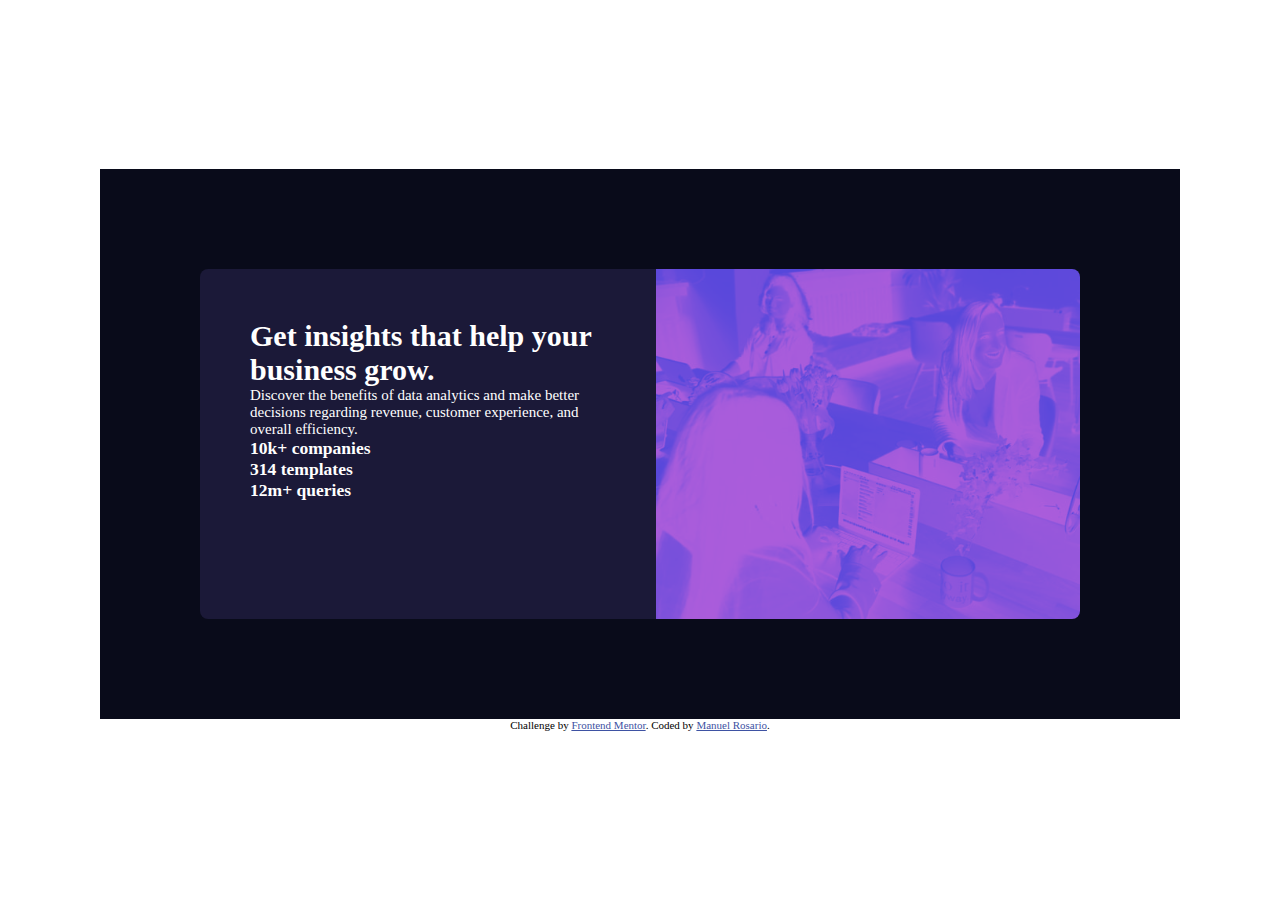
<file: stats-preview-card-component-main/index.html>
<!DOCTYPE html>
<html lang="en">
<head>
  <meta charset="UTF-8">
  <meta name="viewport" content="width=device-width, initial-scale=1.0"> <!-- displays site properly based on user's device -->

  <link rel="icon" type="image/png" sizes="32x32" href="./images/favicon-32x32.png">

  <link rel="stylesheet" href="styles.css">
  
  <title>Frontend Mentor | Stats preview card component</title>

</head>
<body>

<main>
  <section>
    <article class="info">
      <h1>Get <span>insights</span> that help your business grow.</h1>

      <p>
        Discover the benefits of data analytics and make better decisions regarding revenue, customer experience, and overall efficiency.
      </p>
      
      <h3>
        <span>10k+</span>
        companies
      </h3>
      <h3>
        <span>314</span>
        templates
      </h3>
      <h3>
        <span>12m+</span>
        queries
      </h3>
    </article>

    <img src="images/image-header-desktop.jpg" alt="personas en una oficina">
  </section>
</main>
  
  

  <div class="attribution">
    Challenge by <a href="https://www.frontendmentor.io?ref=challenge" target="_blank">Frontend Mentor</a>. 
    Coded by <a href="#">Manuel Rosario</a>.
  </div>
</body>
</html>
</file>
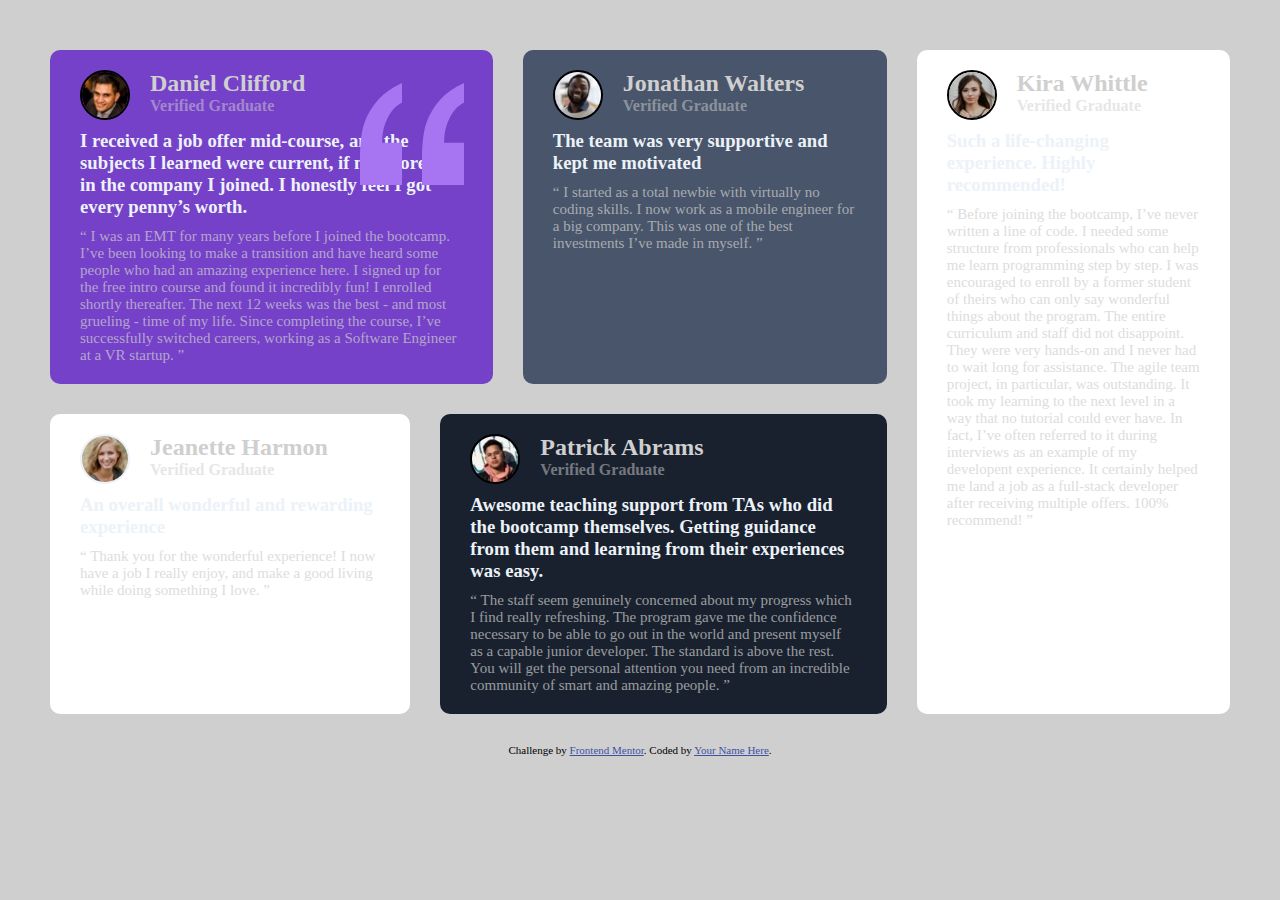
<file: testimonials-grid-section-main/index.html>
<!DOCTYPE html>
<html lang="en">
<head>
  <meta charset="UTF-8">
  <meta name="viewport" content="width=device-width, initial-scale=1.0"> <!-- displays site properly based on user's device -->

  <link rel="icon" type="image/png" sizes="32x32" href="./images/favicon-32x32.png">
  <link rel="stylesheet" href="styles.css">
  
  <title>Frontend Mentor | [Challenge Name Here]</title>

</head>
<body>
  <main>
    <div class="card card_dani">
      <div class="perfil">
        <img src="images/image-daniel.jpg" alt="">
        <div class="perfil_info">
          <h2>Daniel Clifford</h2>
          <h4>Verified Graduate</h4>
        </div>
      </div>
      <h3>I received a job offer mid-course, and the subjects I learned were current, if not more so, in the company I joined. I honestly feel I got every penny’s worth. </h3>
      <p>“ I was an EMT for many years before I joined the bootcamp. I’ve been looking to make a transition and have heard some people who had an amazing experience here. I signed up for the free intro course and found it incredibly fun! I enrolled shortly thereafter. The next 12 weeks was the best - and most grueling - time of my life. Since completing the course, I’ve successfully switched careers, working as a Software Engineer at a VR startup. ”</p>
      <svg width="104" height="102" xmlns="http://www.w3.org/2000/svg"><path d="M104 102V59.727H84.114c0-5.871.689-11.182 2.068-15.933 1.379-4.75 3.42-9.287 6.125-13.61C95.01 25.86 98.909 22.257 104 19.375V0c-9.758 4.27-17.712 9.874-23.864 16.813-6.151 6.939-10.712 14.545-13.681 22.818C63.485 47.904 62 59.941 62 75.74V102h42zm-62 0V59.727H22.114c0-5.871.689-11.182 2.068-15.933 1.379-4.75 3.42-9.287 6.125-13.61C33.01 25.86 36.909 22.257 42 19.375V0c-9.652 4.27-17.58 9.874-23.784 16.813C12.01 23.752 7.424 31.358 4.455 39.631 1.485 47.904 0 59.941 0 75.74V102h42z" fill="#A775F1" fill-rule="nonzero"/></svg>
    </div>

    <div class="card card_jona">
      <div class="perfil">
        <img src="images/image-jonathan.jpg" alt="">
        <div class="perfil_info">
          <h2>Jonathan Walters</h2> 
          <h4>Verified Graduate</h4> 
        </div>
      </div>
      <h3>The team was very supportive and kept me motivated</h3> 
      <p>“ I started as a total newbie with virtually no coding skills. I now work as a mobile engineer for a big company. This was one of the best investments I’ve made in myself. ”</p> 
    </div>

    <div class="card card_jean">
      <div class="perfil">
        <img src="images/image-jeanette.jpg" alt="">
        <div class="perfil_info">
          <h2>Jeanette Harmon</h2>  
          <h4>Verified Graduate</h4>  
        </div>
      </div>    
      <h3>An overall wonderful and rewarding experience</h3>  
      <p>“ Thank you for the wonderful experience! I now have a job I really enjoy, and make a good living while doing something I love. ”</p>  
    </div>

    <div class="card card_pati">
      <div class="perfil">
        <img src="images/image-patrick.jpg" alt="">
        <div class="perfil_info">
          <h2>Patrick Abrams</h2>  
          <h4>Verified Graduate</h4>
        </div>
      </div>
      <h3>Awesome teaching support from TAs who did the bootcamp themselves. Getting guidance from them and learning from their experiences was easy.</h3> 
      <p>“ The staff seem genuinely concerned about my progress which I find really refreshing. The program gave me the confidence necessary to be able to go out in the world and present myself as a capable junior developer. The standard is above the rest. You will get the personal attention you need from an incredible community of smart and amazing people. ”</p>  
    </div>
    <div class="card card_kira">
      <div class="perfil">
      <img src="images/image-kira.jpg" alt="">
        <div class="perfil_info">
          <h2>Kira Whittle</h2>  
          <h4>Verified Graduate</h4> 
        </div>
      </div>  
      <h3>Such a life-changing experience. Highly recommended!</h3>    
      <p>“ Before joining the bootcamp, I’ve never written a line of code. I needed some structure from professionals who can help me learn programming step by step. I was encouraged to enroll by a former student of theirs who can only say wonderful things about the program. The entire curriculum and staff did not disappoint. They were very hands-on and I never had to wait long for assistance. The agile team project, in particular, was outstanding. It took my learning to the next level in a way that no tutorial could ever have. In fact, I’ve often referred to it during interviews as an example of my developent experience. It certainly helped me land a job as a full-stack developer after receiving multiple offers. 100% recommend! ”</p>   
    </div>
  </main>

  <div class="attribution">
    Challenge by <a href="https://www.frontendmentor.io?ref=challenge" target="_blank">Frontend Mentor</a>. 
    Coded by <a href="#">Your Name Here</a>.
  </div>
</body>
</html>
</file>
<file: age-calculator-app-main/styles.css>
@import url('https://fonts.googleapis.com/css2?family=Poppins:ital,wght@0,100;0,200;0,300;0,400;0,500;0,600;0,700;0,800;0,900;1,100;1,200;1,300;1,400;1,500;1,600;1,700;1,800;1,900&display=swap');

:root {

    /* Primary */
    --Purple: hsl(259, 100%, 65%);
    --Light-red: hsl(0, 100%, 67%);

    /* Neutral */
    --White: hsl(0, 0%, 100%);
    --Off-white: hsl(0, 0%, 94%);
    --Light-grey: hsl(0, 0%, 86%);
    --Smokey-grey: hsl(0, 1%, 44%);
    --Off-black: hsl(0, 0%, 8%);
}
  
* {
    margin: 0;
    padding: 0;
    box-sizing: border-box;
}

body {
    background-color: var(--Light-grey);
    display: flex;
    flex-direction: column;
    align-items: center;
    justify-content: center;
    gap: 50px;
    height: 100vh;
    width: 100%;

    font-family: 'Poppins', sans-serif;
}

#container {
    padding: 30px;
    border-radius: 10px 10px 70px 10px;
    background-color: var(--White);
    width: 650px;
    display: flex;
    flex-direction: column;
}
    #container-inputs {
        display: flex;
    }
        .inputs {
            display: flex;
            flex-direction: column;
        }
            .inputs label {
                font-size: .5rem;
                font-weight: 700;
                letter-spacing: 3px;
                margin-bottom: 5px;
                text-transform: uppercase;
            }

            .inputs input {
                padding: 10px 50px 10px 10px;
                margin-right: 10px;
                width: 150px;
                border: 1px solid var(--Smokey-grey);
                border-radius: 4px;
                font-weight: 800;
                font-size: 1.5rem;
                text-transform: uppercase;
            }

        .access label {
            color: lightgreen;
        }

        .access input {
            border-color: lightgreen;
        } 

        .error label {
            color: var(--Light-red);
        }

        .error input {
            border-color: var(--Light-red);
        }

        .error i {
            color: var(--Light-red);
            font-size: 0.3em;
            margin-top: 6px;
        }
    
    #container-btn {
        position: relative;
        padding-right: 20px;
    }
        #container-btn hr {
            margin: 30px 0;
        }

        #container-btn svg {
            position: absolute;
            right: 20px;
            top: -1px;
            background-color: var(--Purple);
            border-radius: 100%;
            padding: 16px;
        }

        #container-btn svg:hover {
            opacity: 0.9;
            cursor: pointer;
        }

    #container-results {
        display: flex;
        flex-direction: column;
        margin-top: -20px;
    }
        #container-results p {
            font-size: 5rem;
            font-weight: 800;
        }

        #container-results p i {
            color: var(--Purple);
            letter-spacing: 20px;
        }


.attribution { 
    font-size: 11px; 
    text-align: center; 
}
.attribution a { 
    color: hsl(228, 45%, 44%); 
}
</file>
<file: blog-preview-card-main/styles.css>
@import url('https://fonts.googleapis.com/css2?family=Figtree:ital,wght@0,300..900;1,300..900&family=Poppins:ital,wght@0,100;0,200;0,300;0,400;0,500;0,600;0,700;0,800;0,900;1,100;1,200;1,300;1,400;1,500;1,600;1,700;1,800;1,900&display=swap');

:root {
    --yellow: hsl(47, 88%, 63%);
    --white: hsl(0, 0%, 100%);
    --grey: hsl(0, 0%, 50%);
    --black: hsl(0, 0%, 7%);
}

*{
    margin: 0;
    padding: 0;
    box-sizing: border-box;
}

body {
    background-color: var(--yellow);
    display: flex;
    flex-direction: column;
    align-items: center;
    justify-content: center;
    gap: 50px;
    height: 100vh;
    font-family: 'Figtree';
}

.card {
    background-color: var(--white);
    width: 350px;
    height: 500px;
    border: 2px solid var(--black);
    padding: 20px;
    border-radius: 20px;
    box-shadow: 5px 5px 0px var(--black);
}

.card img {
    border-radius: 10px;
    width: 100%;
}

.card h3 {
    padding: 10px;
    width: 85px;
    background-color: var(--yellow);
    font-size: 15px;
    font-weight: 600;
    margin-top: 20px;
    border-radius: 5px;
}

.card p:first-of-type{
    margin-top: 20px;
    color: var(--black);
    font-weight: 500;
    font-size: 15px;
}

.card h1 {
    font-size: 23px;
    font-weight: 800;
    margin-top: 15px;
    color: var(--black);
}

.card h1:hover {
    color: var(--yellow);
}

.card p {
    color: var(--grey);
    font-size: 16px;
    margin-top: 15px;
    padding: 0 4px 0 0;
}

.perfil {
    display: flex;
    gap: 10px;
    align-items: center;
    margin-top: 25px;
}

.perfil img {
    width: 30px;
}

.perfil h2 {
    font-size: 16px;
    font-weight: 600;
}

.attribution { font-size: 11px; text-align: center; }
.attribution a { color: hsl(228, 45%, 44%); }
</file>
<file: dccl--responsive-contact-page/styles.css>
@import url('https://fonts.googleapis.com/css2?family=Be+Vietnam+Pro:ital,wght@0,100;0,200;0,300;0,400;0,500;0,600;0,700;0,800;0,900;1,100;1,200;1,300;1,400;1,500;1,600;1,700;1,800;1,900&family=Sora:wght@100..800&display=swap');

*{
    padding: 0;
    margin: 0;
    box-sizing: border-box;
}

body {
    font-family: 'Be Vietnam Pro', sans-serif;
    color: white;
}

.bg {
    z-index: -1;
}

main {
    position: absolute;
    top: 0;
    left: 0;
    padding: 35px 50px;
    width: 100%;
    height: 100%;

    display: flex;
    flex-flow: column wrap;
    align-items: center;
}

    header {
        width: 100%;
        display: flex;
        justify-content: flex-start;
    }

    section {
        display: flex;
        align-items: center;
        flex-direction: column;
    }

        section h1 {
            margin-top: 50px;
            font-size: 64px;
            padding: 0 400px;
            text-align: center;
        }

        section h3 {
            margin-top: 10px;
            font-size: 32px;
            font-weight: 500;
            line-height: 50px;
            padding: 0 450px;
            text-align: center;
        }


    form {
        display: grid;
        grid-template-columns: 1fr 1fr;
        grid-template-rows: 1fr 1fr 1fr 1fr ;
        /* grid-template-areas: 
        'name' 'email',
        'size' 'subject',
        'message' 'message',
        'enviar' 'enviar'; */
        width: 50%;
        height: auto;
        margin-top: 64px;
        padding: 35px;
        border-radius: 35px;
        background-color: rgba(255, 255, 255, 0.2);
        backdrop-filter: blur(20px);
    }


        .name {
            grid-area: name;
        }

        .email {
            grid-area: email;
        }

        .size {
            grid-area: size;
        }

        .subject {
            grid-area: subject;
        }

        .message {
            grid-area: message;
        }
        
        button {
            grid-area: enviar;
        }
</file>
<file: four-card-feature-section-master/styles.css>
@import url('https://fonts.googleapis.com/css2?family=Poppins:ital,wght@0,100;0,200;0,300;0,400;0,500;0,600;0,700;0,800;0,900;1,100;1,200;1,300;1,400;1,500;1,600;1,700;1,800;1,900&display=swap');

:root {
    --Red: hsl(0, 78%, 62%);
    --Cyan: hsl(180, 62%, 55%);
    --Orange: hsl(34, 97%, 64%);
    --Blue: hsl(212, 86%, 64%);

    --Grey-500: hsl(234, 12%, 34%);
    --Grey-400: hsl(212, 6%, 44%);
    --White: hsl(0, 0%, 100%);
}

* {
    margin: 0;
    padding: 0;
    box-sizing: border-box;
}

body {
    font-family: 'Poppins';
    font-size: 15px;
}

    h1 {
        text-align: center;
        color: var(--Grey-400);
        font-weight: 200;

        margin-top: 50px;
    }

        h1 span {
            display: block;
            color: var(--Grey-500);
            font-weight: 600;
        }

    p {
        text-align: center;
        color: var(--Grey-400);
        padding: 0 450px;
        margin-top: 20px;
    }

    .container {
        display: grid;
        grid-template-columns: repeat(3, 1fr);
        align-items: center;
        gap: 30px;
        padding: 0 50px;
        margin-top: 70px;
    }

        .container section {
            position: relative;
            padding: 30px;
            background: var(--White);
            height: 300px;

            box-shadow: 6px 6px 30px rgba(84, 158, 242, 0.4);
        }

            .container section h2 {
                color: var(--Grey-500);
                font-size: 1.2em;

            }

            .container section p {
                display: inline;
                padding: 0;
                margin: 10px 0;
                color: var(--Grey-400);
            }

            .container section img {
                position: absolute;
                right: 30px;
                bottom: 30px;
            }

            .super {
                border-top: 6px solid var(--Cyan);
            }
            
            .builder {
                border-top: 6px solid var(--Red);
            }

            .karma {
                border-top: 6px solid var(--Orange);
            }

            .calculator {
                border-top: 6px solid var(--Blue);
            }

        .container-2 {
            display: flex;
            flex-direction: column;
            gap: 30px;
        }


.attribution { 
    font-size: 11px; 
    text-align: center; 
    margin-top: 70px;
}
    .attribution a { 
        color: hsl(228, 45%, 44%); 
    }



@media (max-width: 500px) {
    .container {
        grid-template-columns: 1fr;
        margin-top: 30px;
    }

    p {
        text-align: center;
        color: var(--Grey-400);
        padding: 30px;
        margin: 0;
    }

    .container section {
        height: 200px;
    }

}
</file>
<file: news-homepage-main/styles.css>
@import url('https://fonts.googleapis.com/css2?family=Inter:ital,opsz,wght@0,14..32,100..900;1,14..32,100..900&display=swap');


:root {

    --Soft-orange: hsl(35, 77%, 62%);
    --Soft-red: hsl(5, 85%, 63%);

    --Off-white: hsl(36, 100%, 99%);
    --Grayish-blue: hsl(233, 8%, 79%);
    --Dark-grayish-blue: hsl(236, 13%, 42%);
    --Very-dark-blue: hsl(240, 100%, 5%);

}

* {
    padding: 0;
    margin: 0;
    box-sizing: border-box;
}

body {
    font-size: 15px;
    font-family: 'Inter';
}

header {
    display: flex;
    justify-content: space-between;
    align-items: center;
    padding: 80px  130px 50px 130px;
}

    header nav {
        display: flex;
        align-items: center;
        gap: 50px;
    }

        header nav a {
            text-decoration: none;
            color: var(--Dark-grayish-blue);
            font-weight: 400;
        }

            header nav a:hover {
                color: var(--Soft-red);
            }

    header .icon-menu {
        display: none;
    }

.menu {
    display: none;
    justify-content: flex-end;
    position: absolute;
    top: 0;
    left: 0;
    width: 100%;
    height: 100%;
    z-index: 2;
    background: rgba(0, 0, 0, 0.5);
}

    .menu article {
        background: var(--Off-white);
        width: 70%;
        height: 100%;
        position: relative;
    }

        .menu article img {
            position: absolute;
            top: 30px;
            right: 20px;
        }

        .menu article nav {
            display: flex;
            flex-direction: column;
            gap: 30px;
            margin-top: 150px;
            padding: 0 30px;
        }

            .menu article nav a {
                text-decoration: none;
                color: var(--Dark-grayish-blue);
                font-weight: 400;
            }

             .menu article nav a:hover {
                color: var(--Soft-red);
             }



main {
    display: grid;
    grid-template-columns: repeat(3, 382.5px);
    gap: 30px 16px;
    padding: 0 130px;
    margin: 0;
}

    .web-desktop {
        width: 760px;
        height: 300px;
        grid-area: 1 / 1 / 2 / 3;
    }

        .web-desktop img {
            width: 100%;
            height: 100%;
            object-fit: cover;
        }

    .web-mobile {
        display: none;
    }

    h1 {
        grid-area: 2 / 1 / 3 / 2;
        font-size: 4em;
        font-weight: 800;
        line-height: 1;
    }

    .info {
        grid-column: 2 / 3;
    }

        .info p {
            color: var(--Dark-grayish-blue);
            line-height: 1.7;
            font-size: 1em;
            padding-right: 50px;
        }

        .info button {
            border: none;
            outline: none;
            text-transform: uppercase;
            color: var(--Very-dark-blue);
            font-weight: 700;
            font-size: 1em;
            letter-spacing: .2em;
            padding: 16px 32px;
            margin-top: 35px;
            background: var(--Soft-red);
        }

            .info button:hover {
                color: var(--Off-white);
                background: var(--Very-dark-blue);
                cursor: pointer;
            }
    
    .new {
        grid-area: 1 / 3 / 3 / 4;
        background: var(--Very-dark-blue);
        padding: 20px;
    }

        .new h2 {
            font-size: 2.8em;
            color: var(--Soft-orange);
            margin: 16px 0;
        }

        .new h3 {
            font-size: 1.2em;
            color: var(--Off-white);
            margin-top: 16px;
        }

            .new h3:hover {
                color: var(--Soft-orange);
                cursor: pointer;
            }

        .new p {
            font-size: 1em;
            color: var(--Dark-grayish-blue);
            margin-top: 16px;
            word-spacing: 2px;
            line-height: 1.5;
        }

        .new hr {
            margin: 30px 0;
            border-color: var(--Dark-grayish-blue);
        }

    .news {
        grid-area: 3 / 1 / 4 / 4;
        display: flex;
        gap: 16px;
    }

        .news section {
            display: flex;
            width: 382.5px;
            margin-top: 40px;

        }

            .news section img {
                width: 100px;
                height: 130px;
                object-fit: cover;
            }

            .news-info {
                flex-direction: column;
                padding: 0 20px;
            }

                .news-info h3 {
                    color: var(--Soft-red);
                    font-size: 2em;
                    margin-top: 5px;
                }

                .news-info h2 {
                    font-size: 1.2em;
                    margin-top: 5px;
                }

                    .news-info h2:hover {
                        color: var(--Soft-red);
                        cursor: pointer;
                    }

                .news-info p {
                    font-size: .8em;
                    font-weight: 400;
                    line-height: 1.5;
                    margin-top: 5px;
                    padding-right: 70px;
                    color: var(--Dark-grayish-blue);
                }

footer {
    margin: 100px 0 ;
}
            
    .attribution { 
        font-size: 11px; 
        text-align: center; 
    }
        .attribution a { 
            color: hsl(228, 45%, 44%); 
        }



@media (max-width: 400px){

    header {
        display: flex;
        justify-content: space-between;
        align-items: center;
        padding: 30px 20px 20px 20px;
    }

        header nav {
            display: none;
        }

        header .icon-menu {
            display: block;
        }

    main {
        grid-template-columns: 1fr;
        grid-template-areas: 
        'web-mobile'
        'h1'
        'info'
        'new'
        'news'
        ;
        justify-content: center;
        padding: 0 20px;
    }

        .web-desktop {
            display: none;
        }

        .web-mobile {
            display: block;
            width: 100%;
            height: 300px;
            grid-area: web-mobile;
            margin-top: 10px;
        }

            .web-mobile img {
                width: 100%;
                height: 100%;
                object-fit: cover;
            }

        h1{
           grid-area: h1;
        }

        .info {
            grid-area: info;
        }

        .new {
            grid-area: new;
        }

        .news {
            grid-area: news;
            flex-direction: column;
        }

}
</file>
<file: profile-card-component-main/styles.css>
@import url('https://fonts.googleapis.com/css2?family=Kumbh+Sans:wght@100..900&display=swap');


:root {
    --Dark-cyan: hsl(185, 75%, 39%);
    --Very-dark-desaturated-blue: hsl(229, 23%, 23%);
    --Dark-grayish-blue: hsl(227, 10%, 46%);
    --Dark-gray: hsl(0, 0%, 59%);
}

* {
    margin: 0;
    padding: 0;
    box-sizing: border-box;
}  

body {
    background: var(--Dark-cyan);
    display: flex;
    flex-direction: column;
    align-items: center;
    justify-content: center;
    gap: 50px;
    height: 100vh;
}

    .card {
        position: relative;
        display: flex;
        flex-direction: column;
        width: 350px;
        background: #fff;
        border-radius: 16px;
        overflow: hidden;
        font-family: 'Kumbh Sans';
        box-shadow: 4px 4px 100px rgba(0, 0, 0, 0.5);
    }

        .card img {
            position: absolute;
            top: 90px;
            left: 125px;
            width: 100px;
            height: 100px;
            border-radius: 100%;
            border: 6px solid #fff;
        }

        .card h2 {
            margin-top: 80px;
            text-align: center;
            color: var(--Very-dark-desaturated-blue);
            font-size: 1.2em;
        }

            .card h2 span {
                color: var(--Dark-grayish-blue);
                font-weight: 500;
                margin-left: 5px;
            }

        .card p {
            color: var(--Dark-grayish-blue);
            font-weight: 500;
            text-align: center;
            margin-top: 10px;
        }

        .card section {
            display: flex;
            align-items: center;
            justify-content: space-evenly;
            border-top: .6px solid var(--Dark-gray);
            margin-top: 30px;
            padding: 30px 0;
        }

            .card section h3 {
                color: var(--Very-dark-desaturated-blue);
                text-align: center;
            }

            .card section p {
                margin: 4px;
                font-size: .4em;
                letter-spacing: 2px;
                color: var(--Dark-gray);
                font-weight: 700;
            }

    .bg-top {
        position: absolute;
        top: -70%;
        left: -20%;
        z-index: -3;
    }

    .bg-bottom {
        position: absolute;
        right: -14%;
        bottom: -80%;
        z-index: -3;
    }


.attribution { 
    font-size: 11px; 
    text-align: center; 
    color: #fff;
}
.attribution a { 
    color: #2bf3f6; 
    text-decoration: none;
}

    .attribution a:hover {
        color: #26e2e5;
    }
</file>
<file: stats-preview-card-component-main/styles.css>
@import url('https://fonts.googleapis.com/css2?family=Inter:ital,opsz,wght@0,14..32,100..900;1,14..32,100..900&family=Lexend+Deca:wght@100..900&display=swap');
:root {
    --Very-dark-blue: hsl(233, 47%, 7%);
    --Dark-desaturated-blue: hsl(244, 38%, 16%);
    --Soft-violet: hsl(277, 64%, 61%);

    --White: hsl(0, 0%, 100%);
    --Slightly-transparent-white: hsla(0, 0%, 100%, 0.75);
    --Slightly-transparent-white: hsla(0, 0%, 100%, 0.6);

}

* {
    margin: 0;
    padding: 0;
    box-sizing: border-box;
}

body {
    display: flex;
    flex-direction: column;
    align-items: center;
    justify-content: center;
    height: 100vh;

    font-size: 15px;
    font-family: 'Inter' sans-serif;
}

    main {
        display: flex;
        align-items: center;
        justify-content: center;
    }

        section {
            display: flex;
            background-color: var(--Very-dark-blue);
            width: 1080px;
            height: 550px;
            padding: 100px;
        }

            .info {
                background-color: var(--Dark-desaturated-blue);
                color: var(--White);
                border-radius: 8px 0 0 8px;
                padding: 50px;
            }


        section img {
            border-radius: 0 8px 8px 0;
            filter: invert(64%) sepia(38%) saturate(6252%) hue-rotate(234deg) brightness(84%) contrast(106%);
        }







.attribution { 
    font-size: 11px; 
    text-align: center; 
}
    .attribution a { 
        color: hsl(228, 45%, 44%); 
    }
</file>
<file: testimonials-grid-section-main/styles.css>
* {
    margin: 0;
    padding: 0;
    box-sizing: border-box;
}

body {
    background-color: hsl(0, 0%, 81%);
    display: flex;
    align-items: center;
    justify-content: center;
    flex-direction: column;
    gap: 30px;
    height: 100%;
    padding: 50px;
}

main {
    display: grid;
    grid-template-areas: 
    "card1 card1 card2 card3"
    "card4 card5 card5 card3";
    grid-template-columns: auto-fill;
    grid-auto-rows: minmax(300px, auto);
    gap: 30px;
    margin: auto;
    grid-auto-flow: dense;
}

.card {
    display: flex;
    flex-direction: column;
    border-radius: 10px;
    padding: 20px 30px;
}

.perfil {
    display: flex;
    gap: 20px;
}

.perfil img {
    width: 50px;
    height: 50px;
    border-radius: 50%;
    border: 2px solid;
}

.card h2 {
    color: hsl(0, 0%, 81%);
    text-wrap: nowrap;
}

.card h3 {
    color: hsl(210, 46%, 95%);
    margin-top: 10px;
}

.card h4 {
    color: hsl(0, 0%, 81%);
    opacity: 0.5;
}

.card p {
    color: hsl(0, 0%, 81%);
    opacity: 0.7;
    font-size: 15px;
    margin-top: 10px;
}

.card_jean, .card_kira h3 {
    color: hsl(210, 46%, 95%);
}

.card_dani {
    grid-area: card1;
    background-color: hsl(263, 55%, 52%);
    /* width: 650px;
    height: 300px; */
    position: relative;
}

.card_dani svg {
    position: absolute;
    left: 70%;
    top: 10%;
    z-index: 9;
}

.card_jona {
    grid-area: card2;
    background-color: hsl(217, 19%, 35%);
    /* width: 250px;
    height: 300px; */
}

.card_jean {
    grid-area: card4;
    background-color: hsl(0, 0%, 100%);
    /* width: 250px;
    height: 300px; */
}

.card_pati {
    grid-area: card5;
    background-color: hsl(219, 29%, 14%);
    /* width: 650px;
    height: 300px; */
}

.card_kira {
    grid-area: card3;
    background-color: hsl(0, 0%, 100%);
    /* width: 300px;
    height: 700px; */
}


.attribution { font-size: 11px; 
    text-align: center; 
}
.attribution a { 
    color: hsl(228, 45%, 44%); 
}

@media (max-width: 450px) {
    body {
        height: 100%;
    }
    main {
        grid-template-areas: 
    "card1" 
    "card2"
    "card4"
    "card5"
    "card3";
    }
}
</file>
